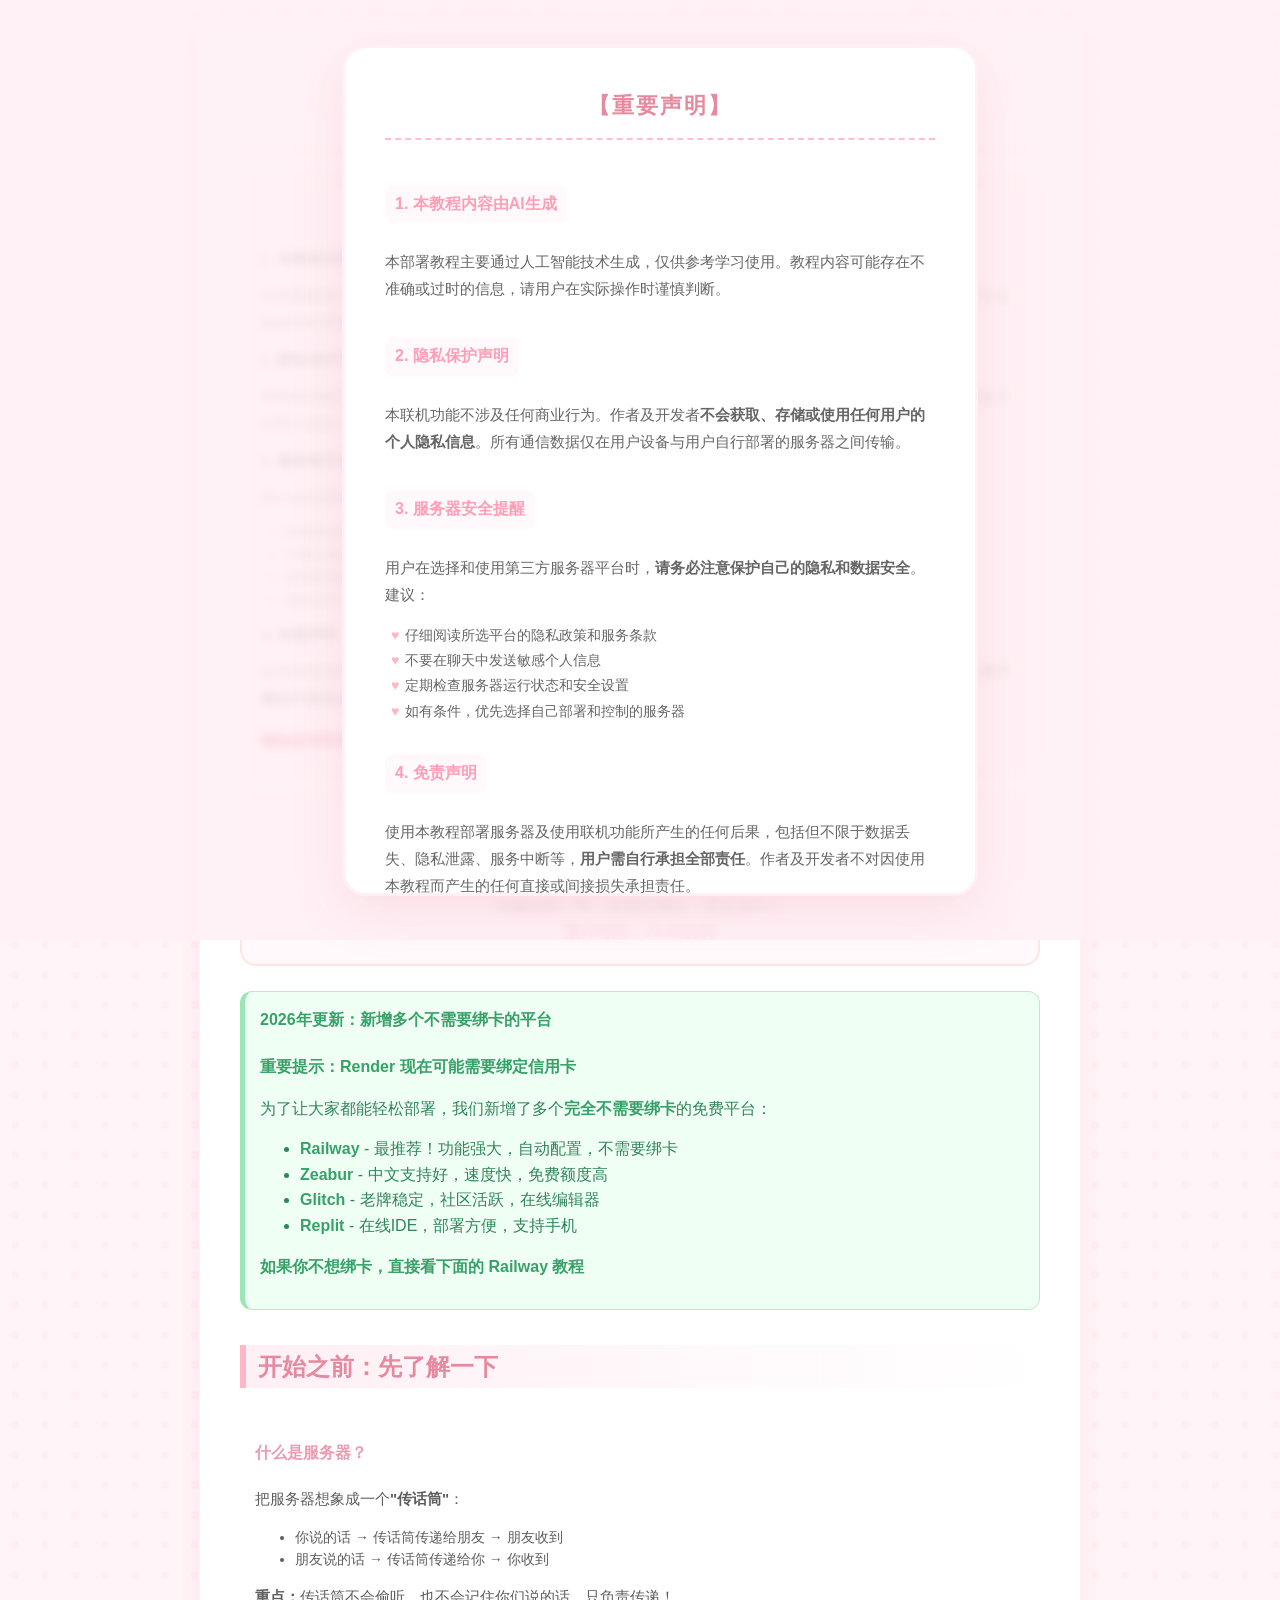
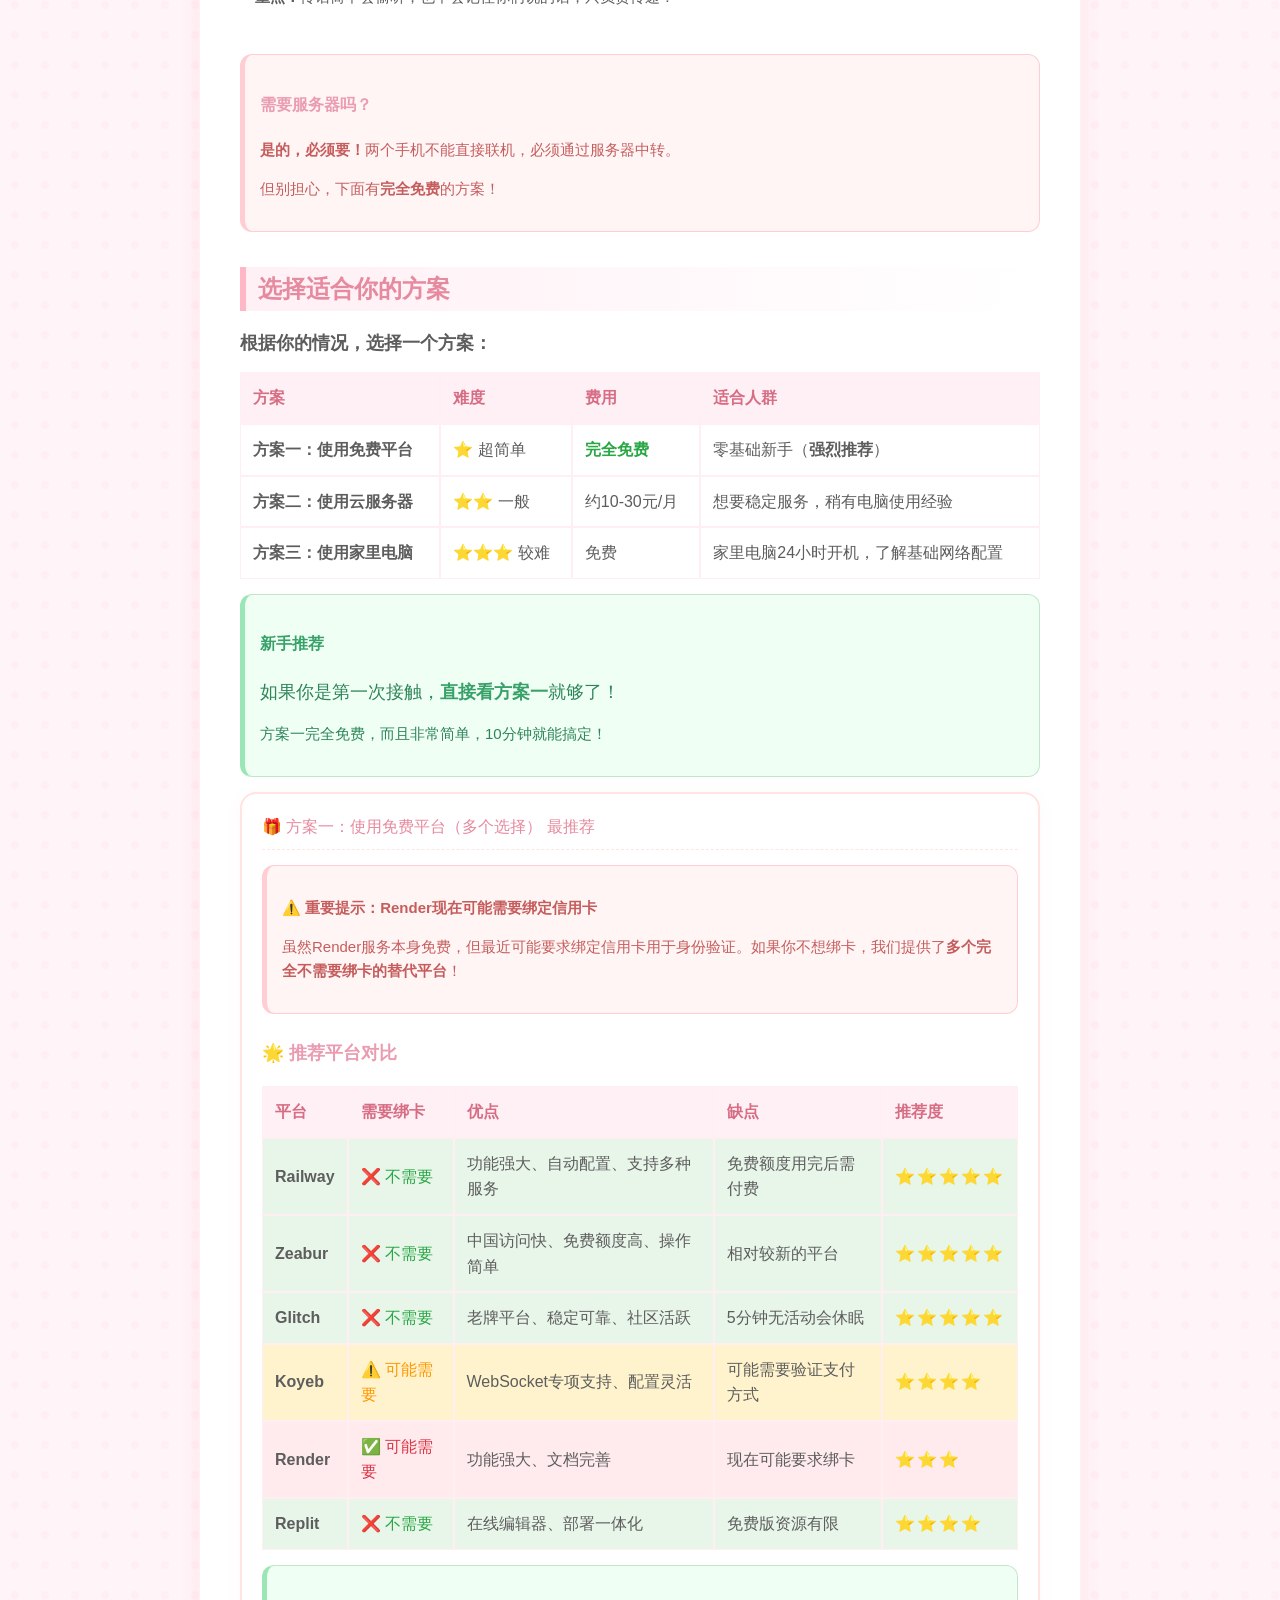
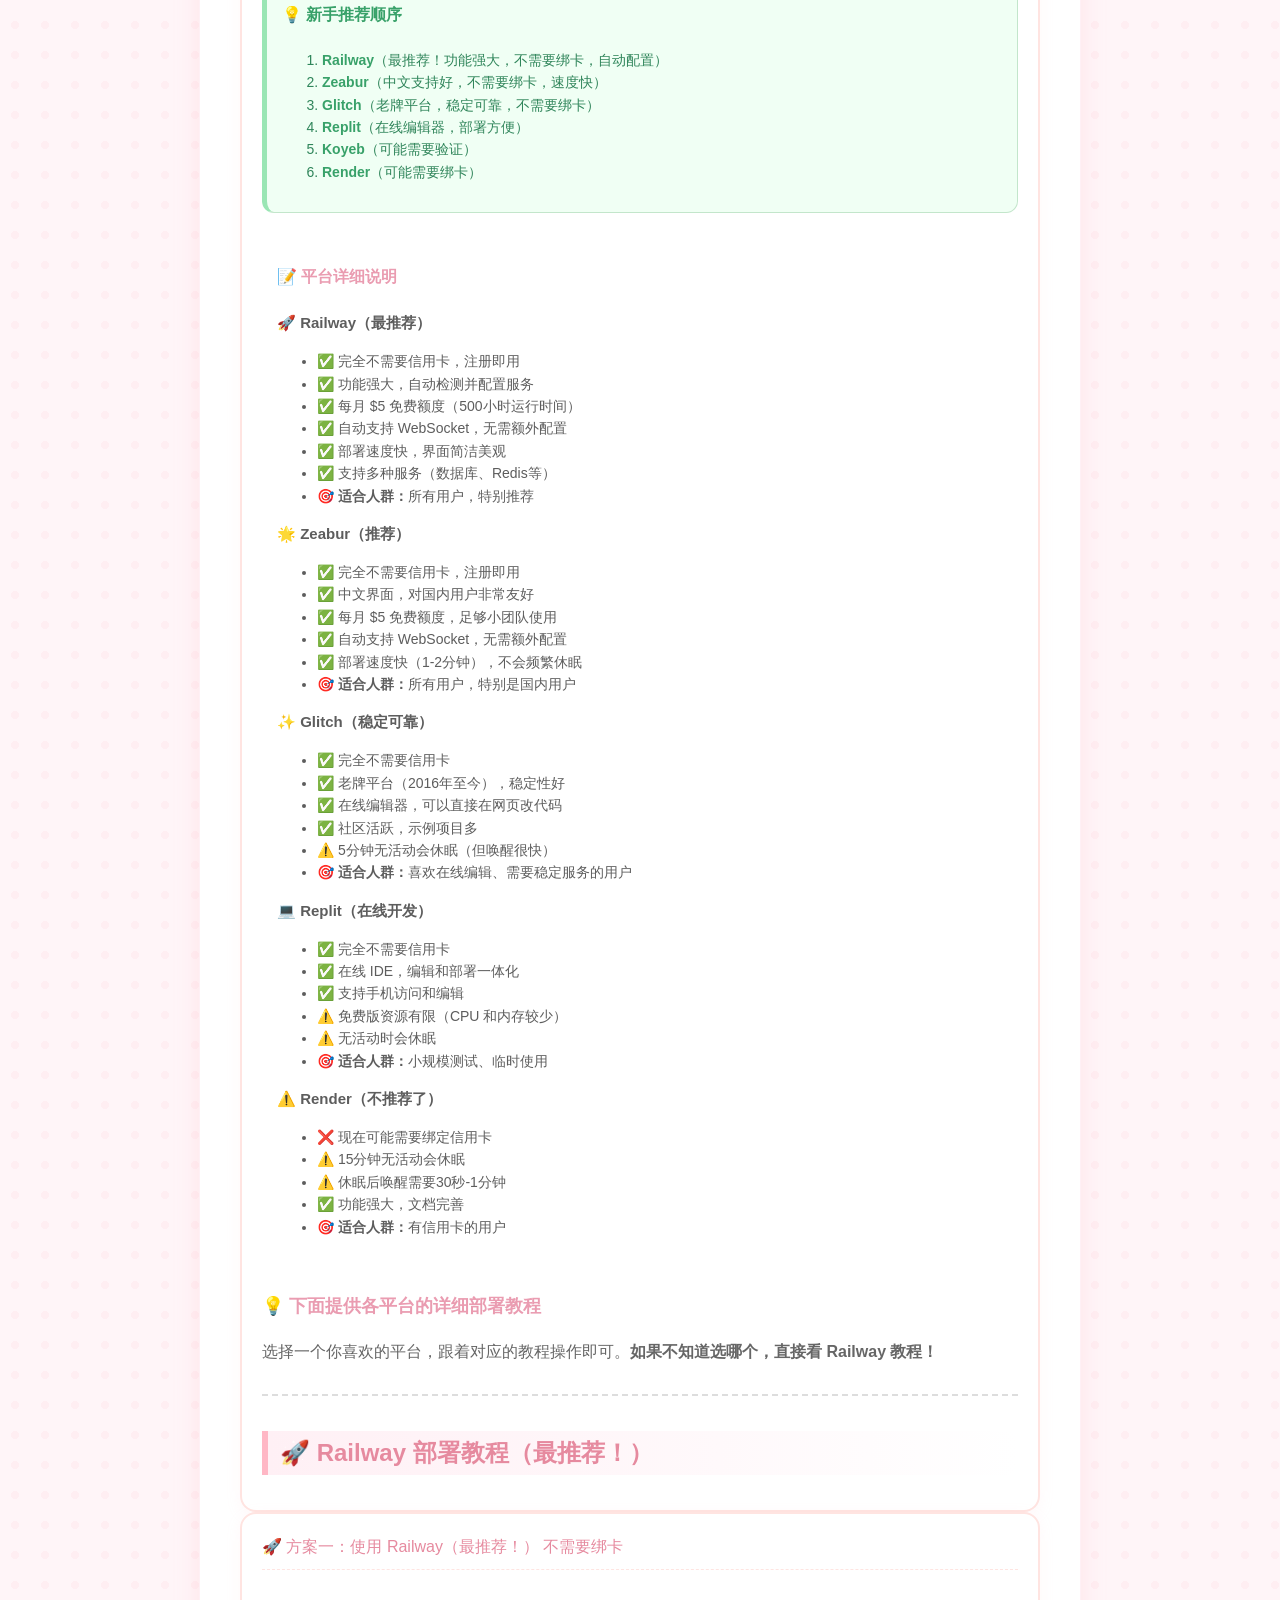
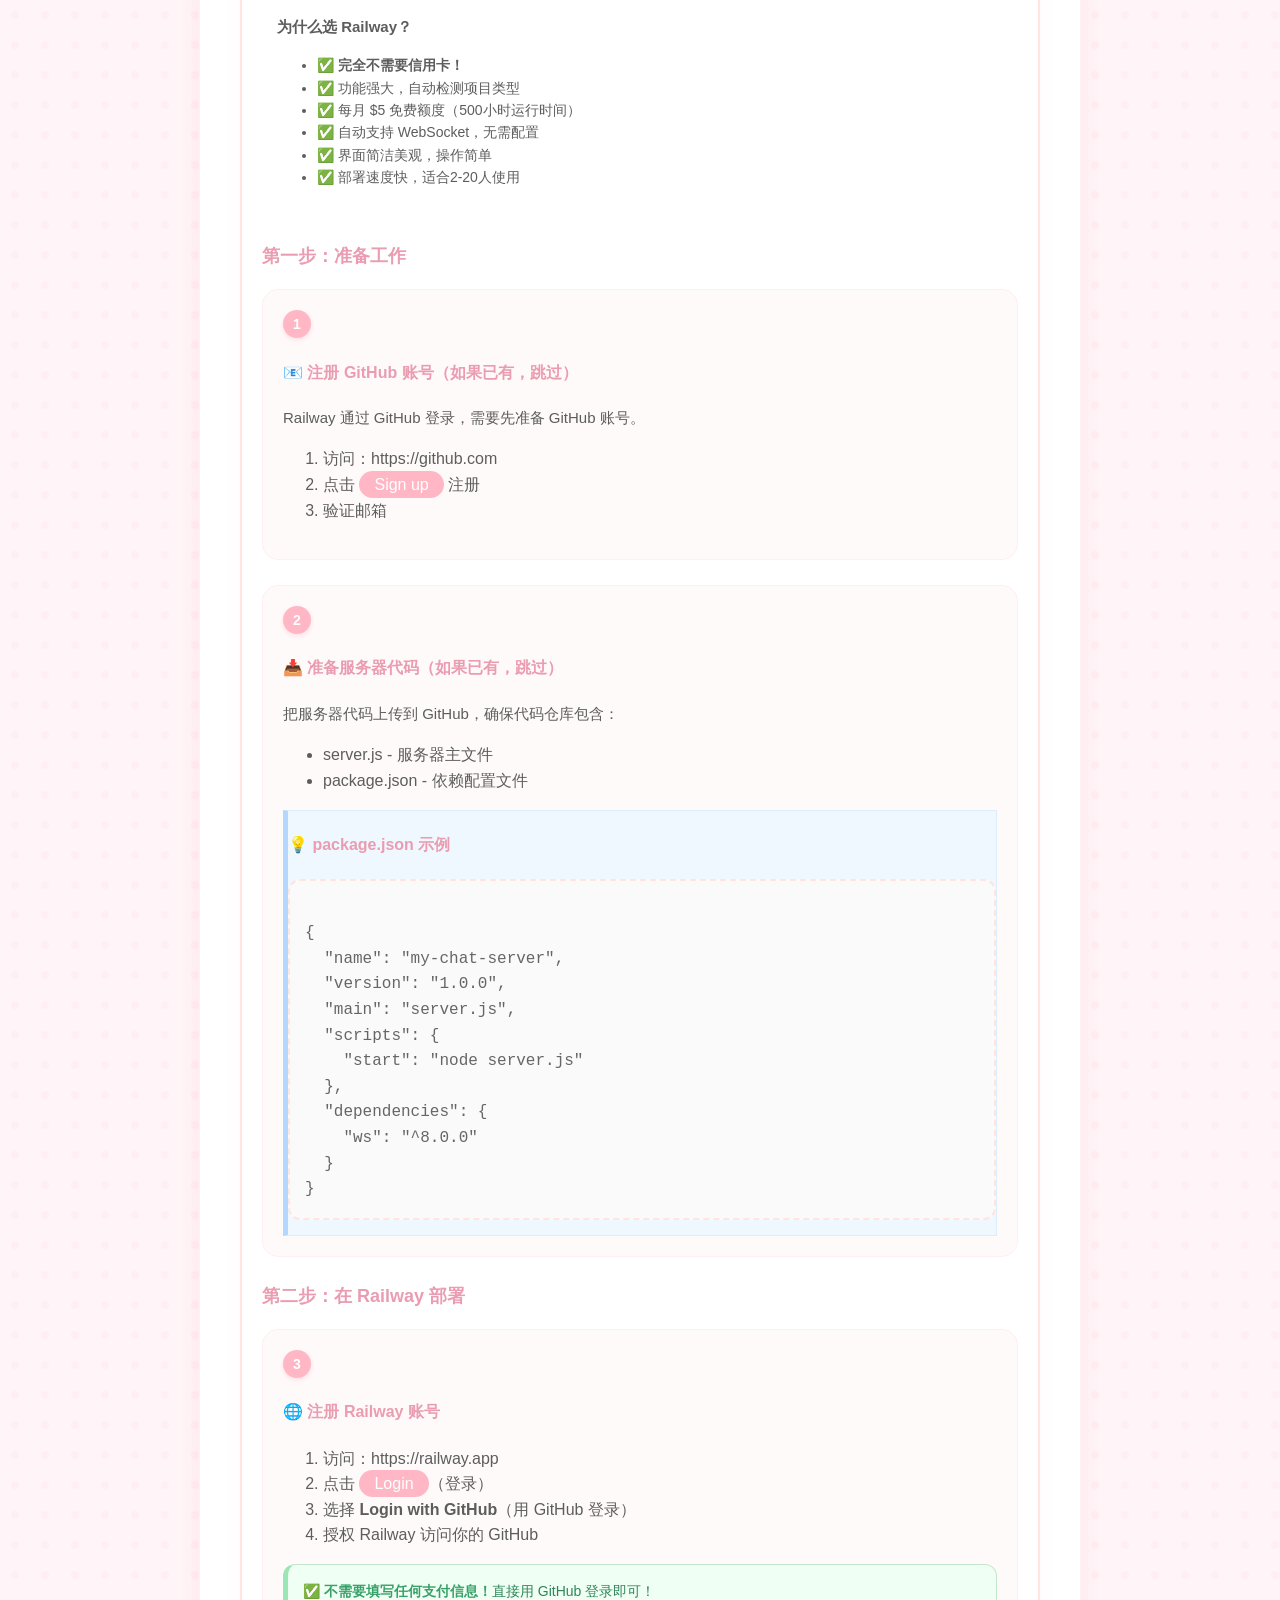
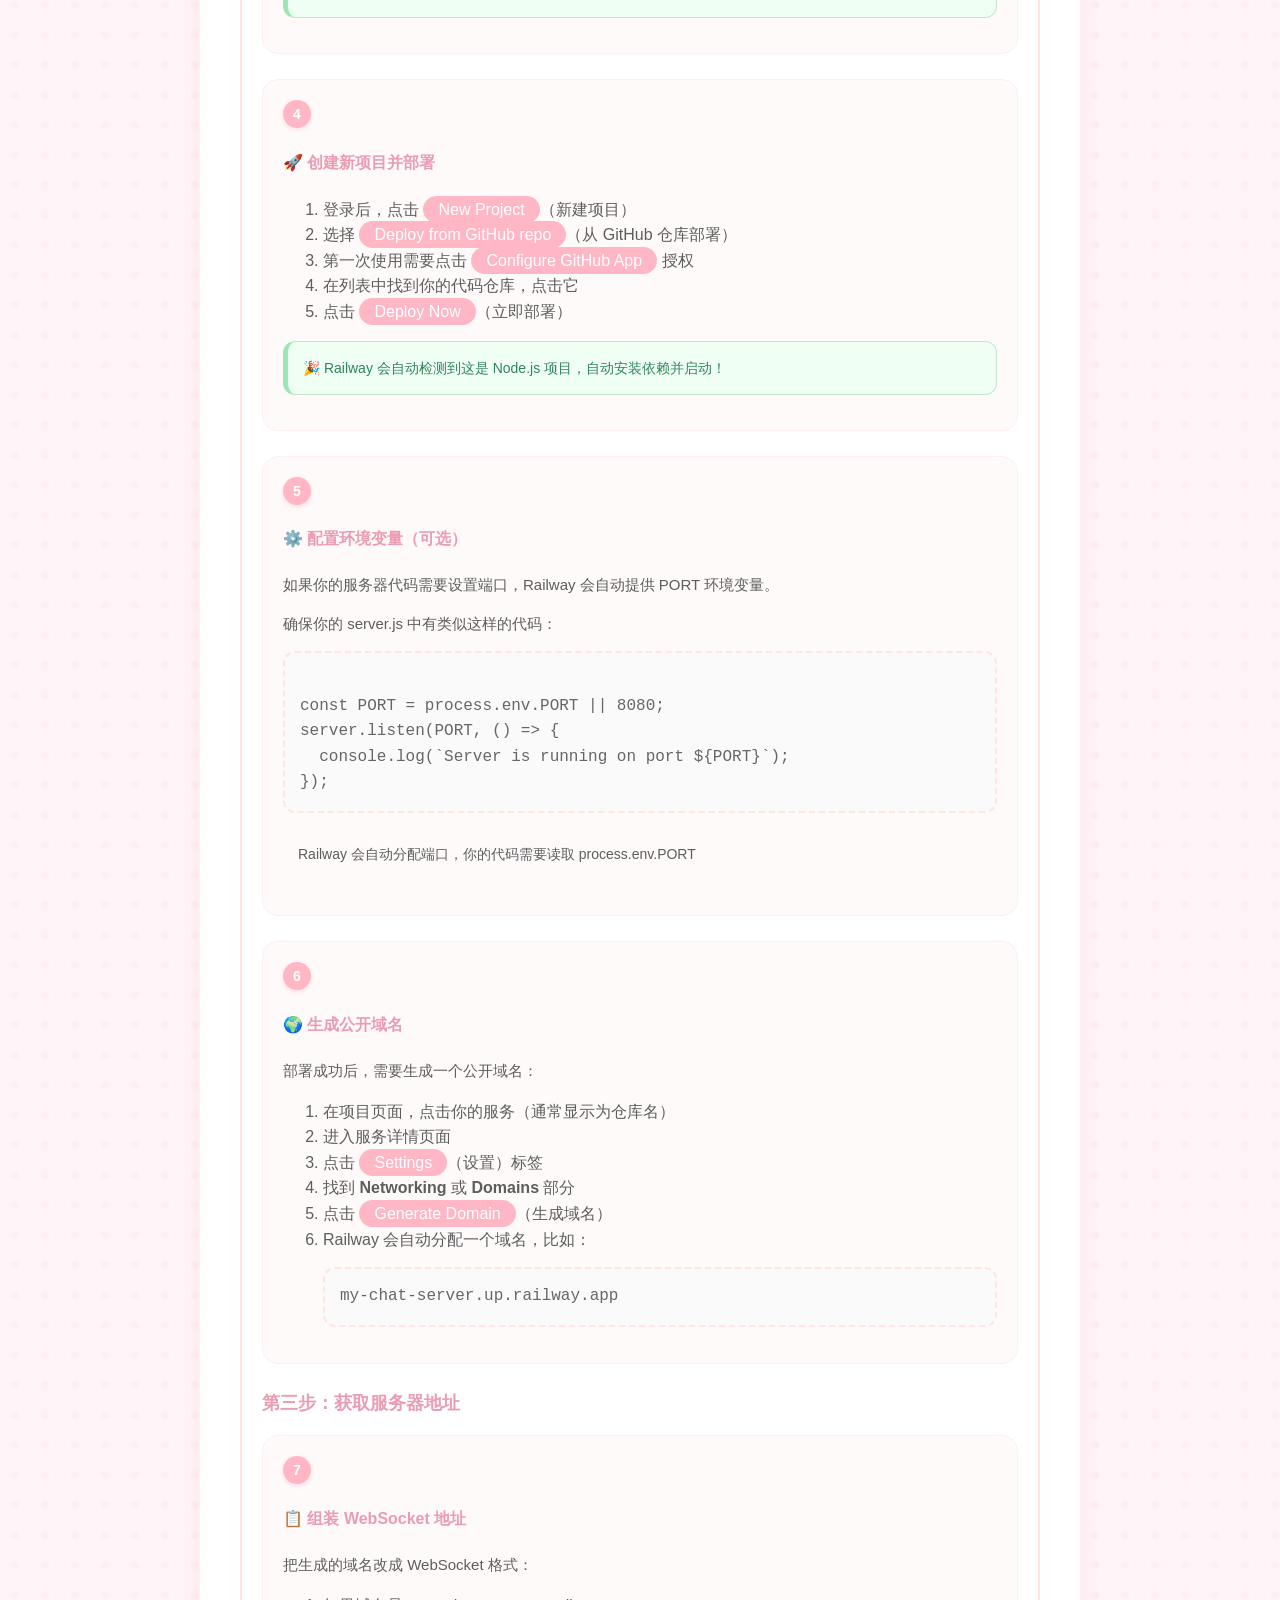
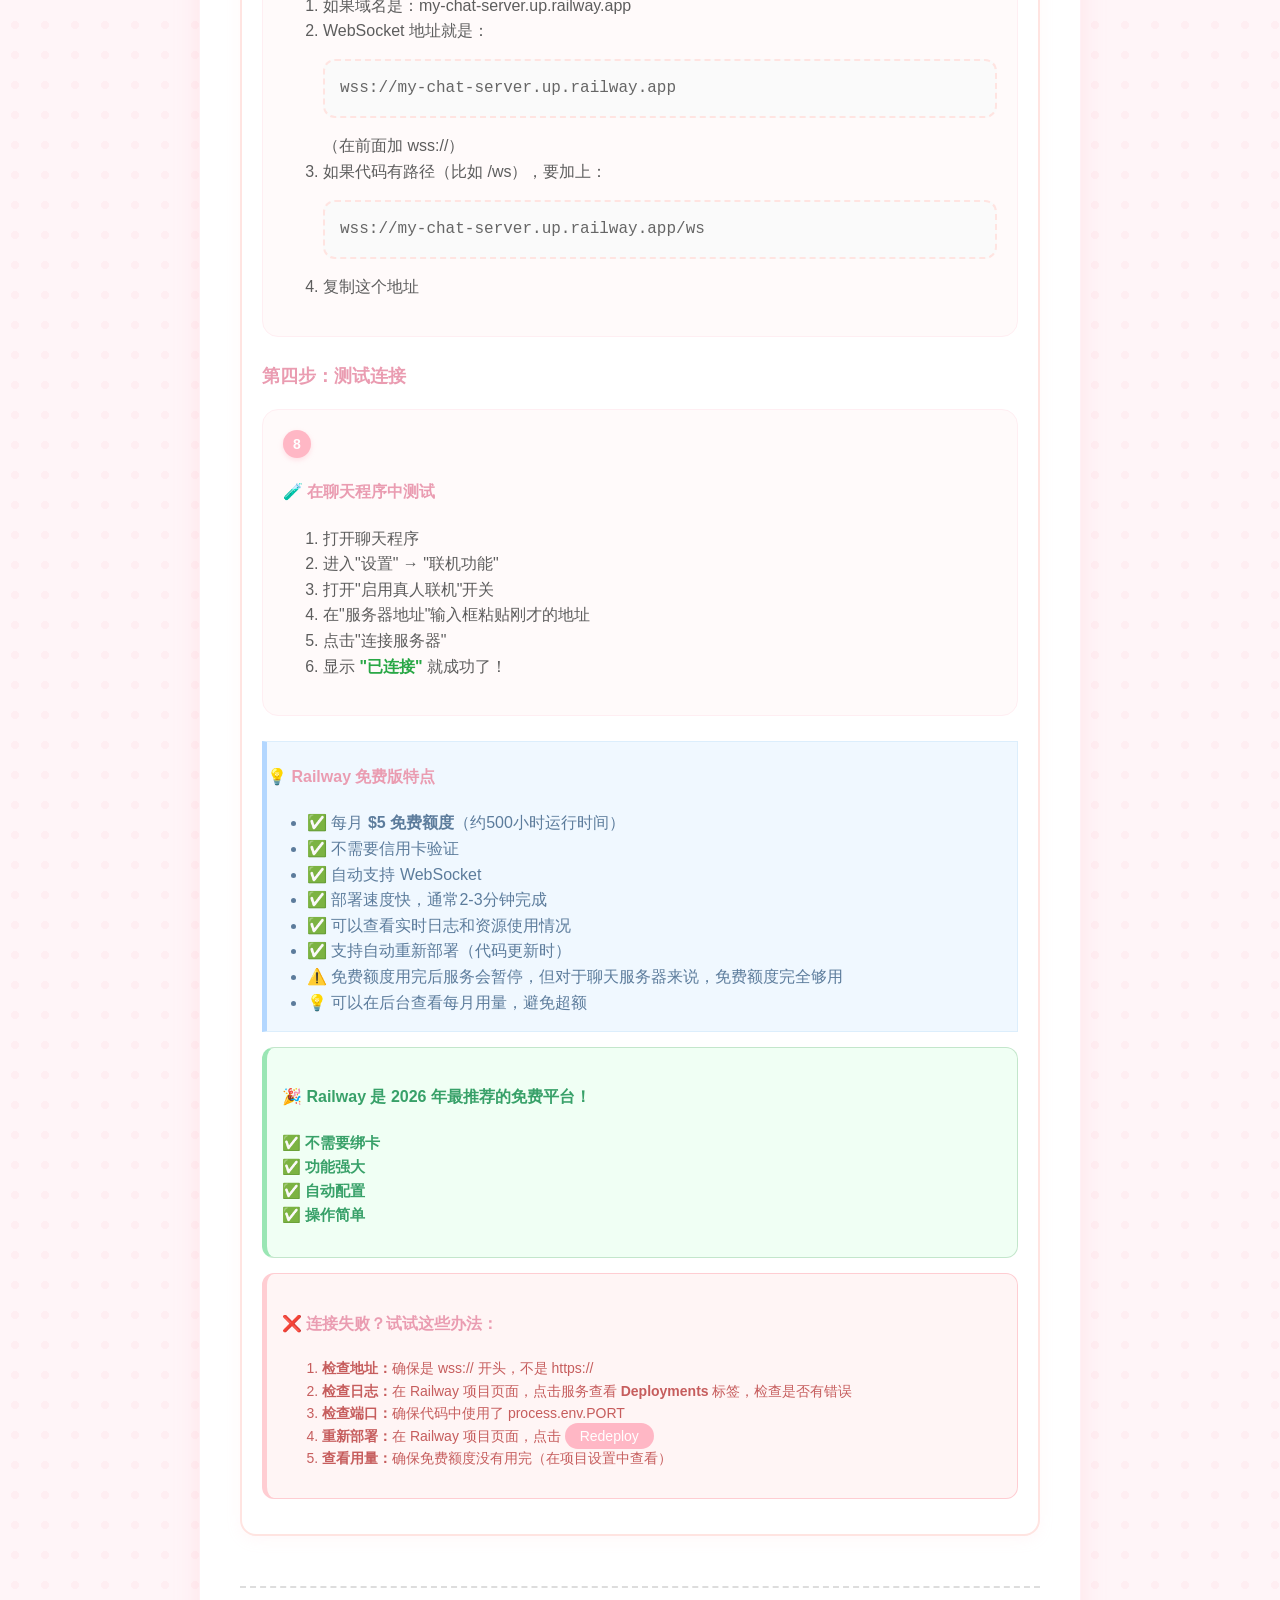
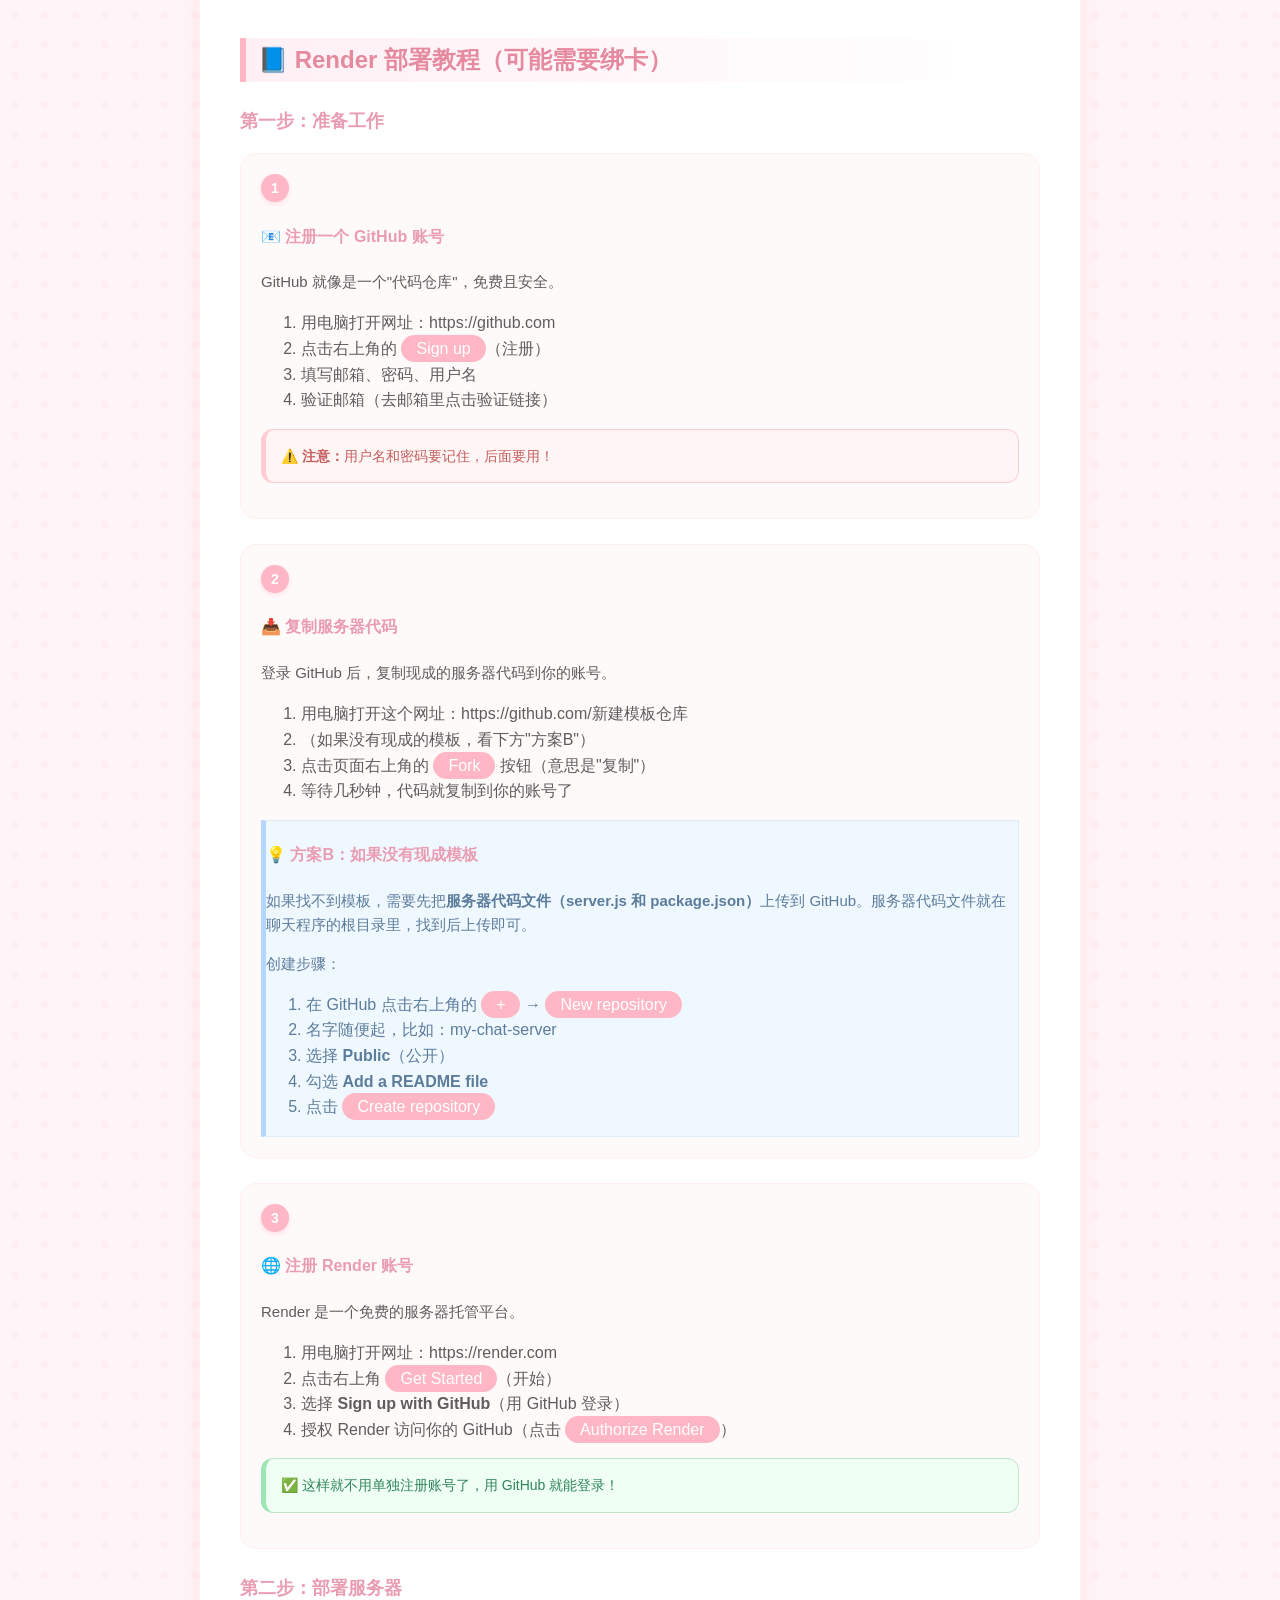
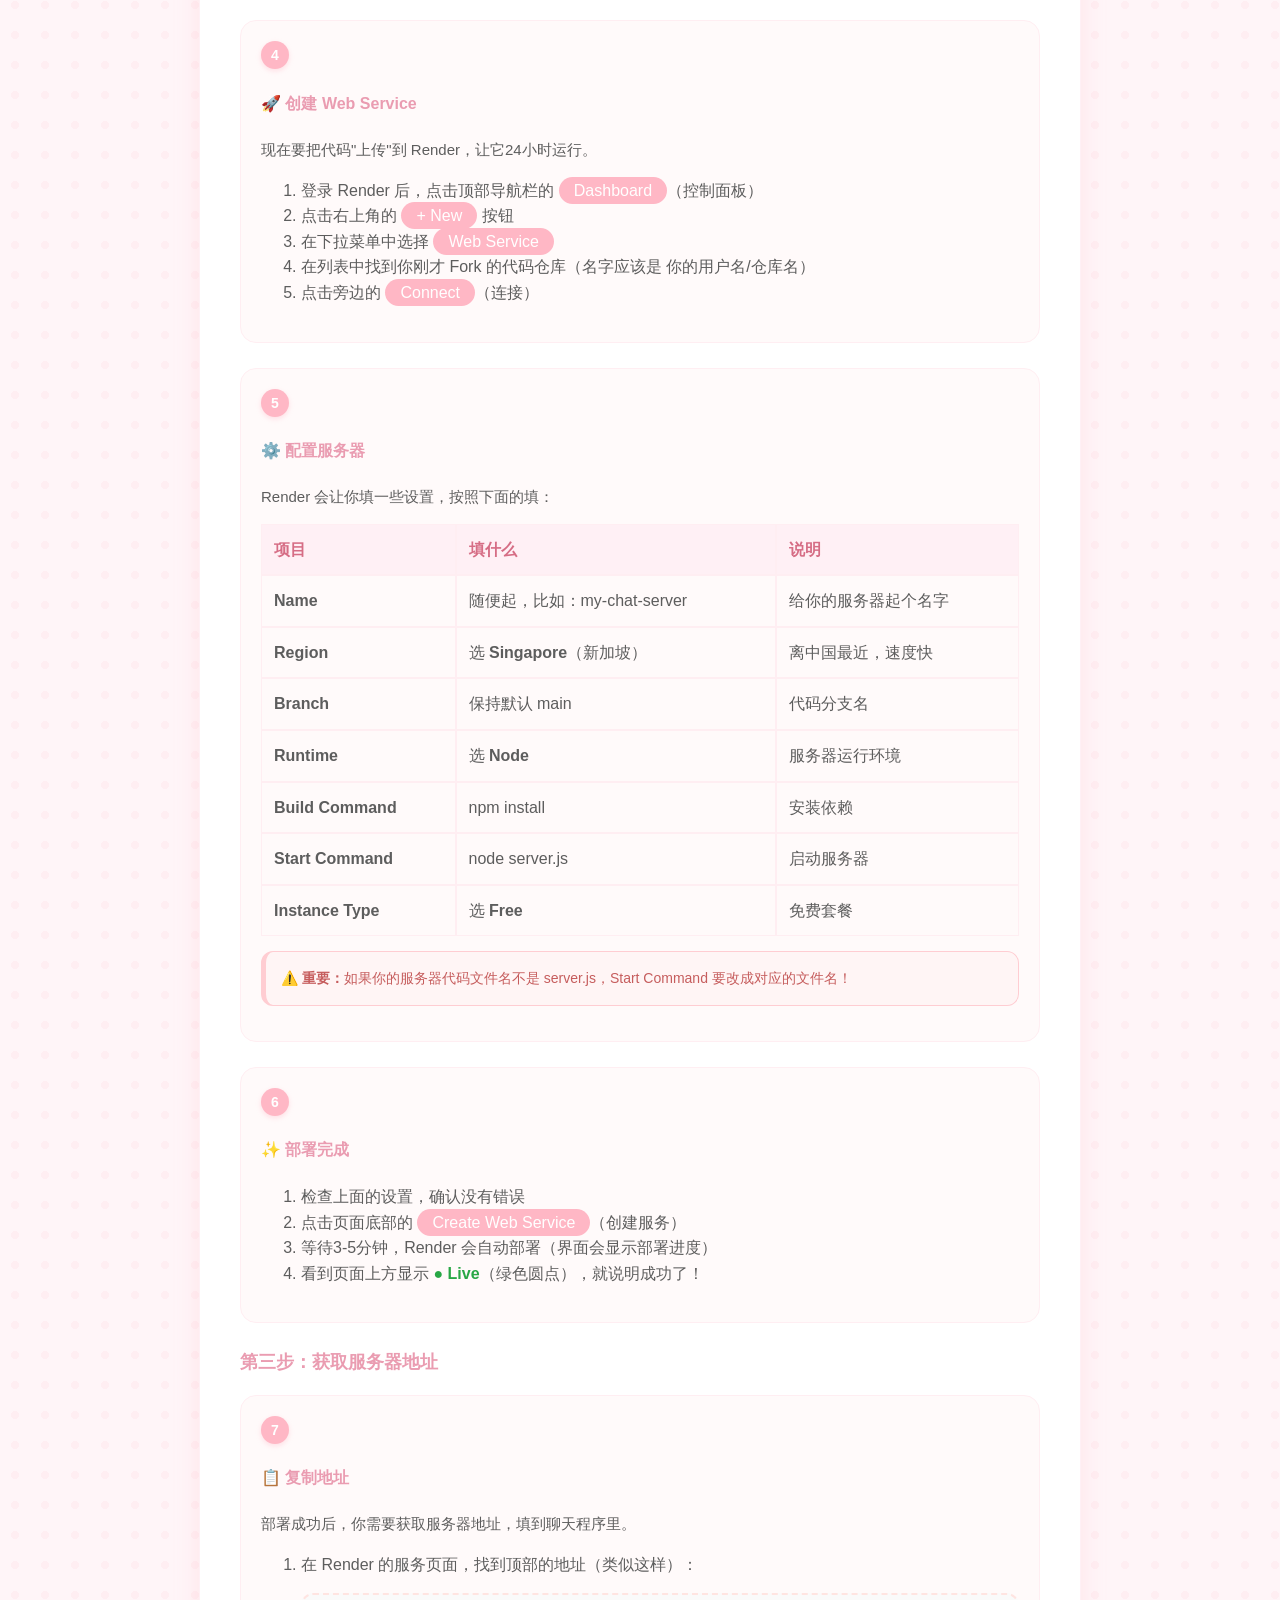
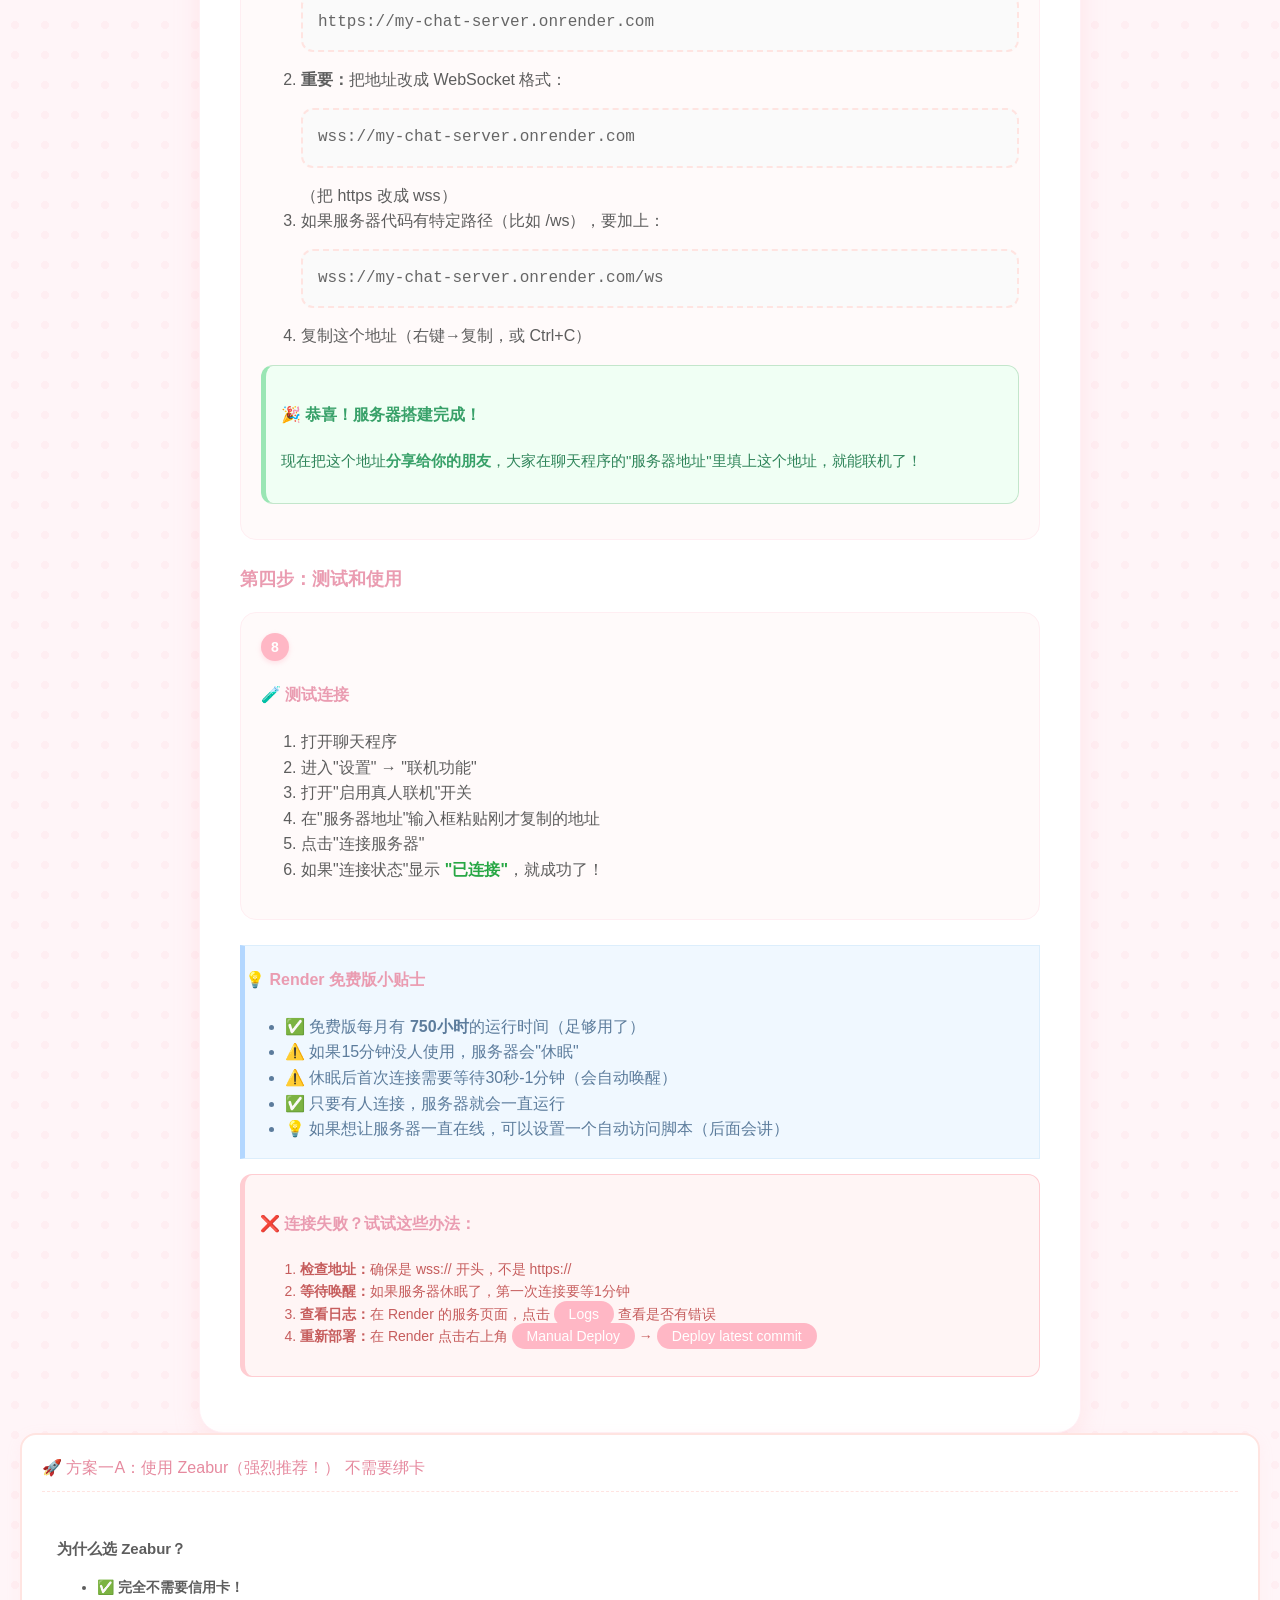
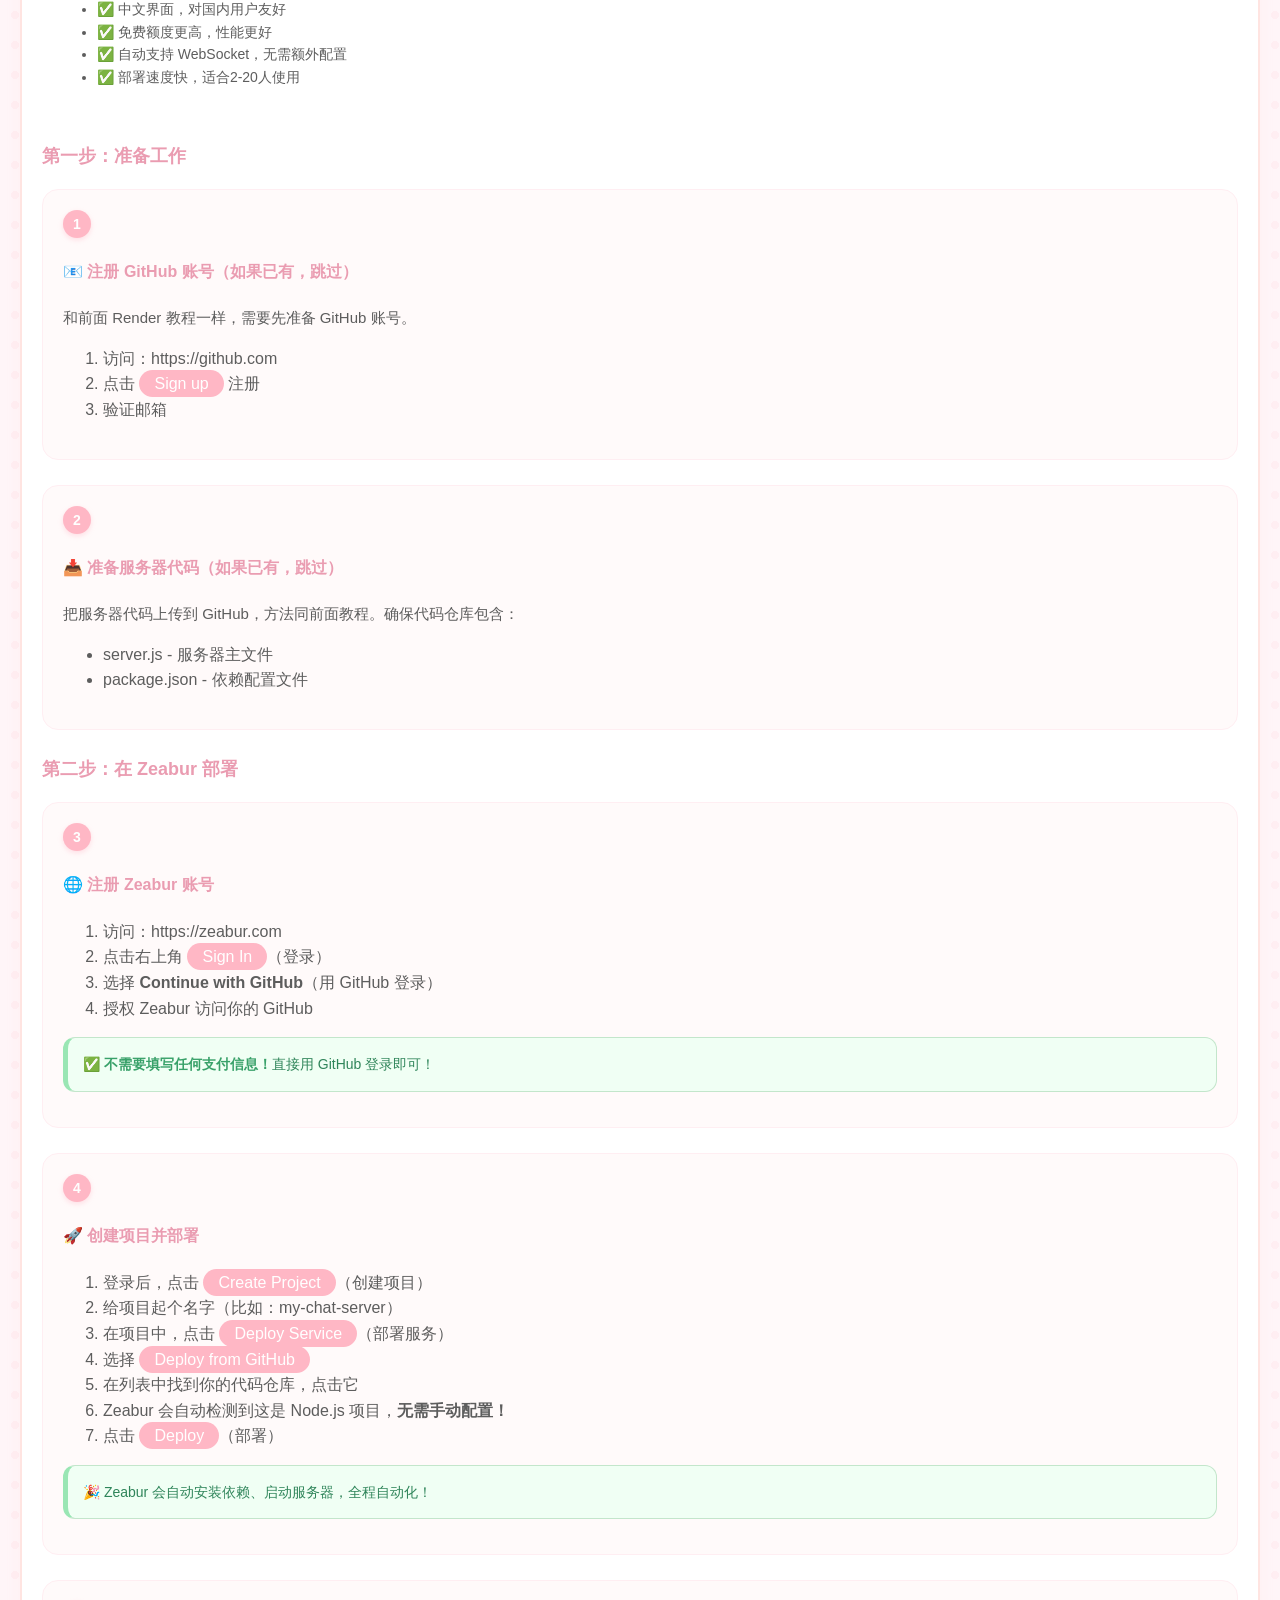
<file: online-help-deploy.html>
<!DOCTYPE html>
<html lang="zh-CN">
<head>
    <meta charset="UTF-8">
    <meta name="viewport" content="width=device-width, initial-scale=1.0">
    <title>联机服务器部署教程</title>
    <style>
        /* 
           简约可爱粉色系主题 - 2026美化版 
           配色：淡粉 (#fff0f5), 柔粉 (#ffe4e1), 蜜桃粉 (#ffb7c5), 纯白 (#ffffff)
        */
        
        body {
            font-family: 'Segoe UI', 'Microsoft YaHei', sans-serif;
            line-height: 1.6;
            color: #5d5d5d !important; /* 柔和的深灰 */
            margin: 0;
            padding: 10px;
            background-color: #fff5f8 !important; /* 极淡的粉色背景 */
            background-image: radial-gradient(#ffeef2 20%, transparent 20%); /* 可爱波点背景 */
            background-size: 20px 20px;
        }

        @media (min-width: 768px) {
            body {
                padding: 20px;
            }
        }

        .container {
            max-width: 800px;
            margin: 0 auto;
            background: #ffffff;
            padding: 20px;
            border-radius: 20px !important; /* 大圆角 */
            box-shadow: 0 8px 25px rgba(255, 182, 193, 0.25) !important; /* 柔和的粉色投影 */
            border: 1px solid #fff0f5;
        }

        @media (min-width: 768px) {
            .container {
                padding: 40px;
                border-radius: 24px !important;
            }
        }

        h1 {
            color: #e68a9f !important; /* 稍深的粉色标题 */
            text-align: center;
            border-bottom: 3px dashed #ffc0cb !important; /* 虚线边框更可爱 */
            padding-bottom: 15px !important;
            margin-bottom: 25px !important;
            font-size: 24px;
            letter-spacing: 1px;
        }

        h2 {
            color: #e68a9f !important;
            margin-top: 35px !important;
            margin-bottom: 15px !important;
            border-left: 6px solid #ffb7c5 !important; /* 柔粉色竖条 */
            padding-left: 12px !important;
            font-size: 20px;
            background: linear-gradient(to right, #fff0f5, transparent);
            border-radius: 0 10px 10px 0;
            line-height: 1.8;
        }

        h3 {
            color: #ea9cb1 !important;
            margin-top: 25px !important;
            font-size: 18px;
            background: none !important;
        }
        
        h4 {
            color: #ea9cb1 !important;
            font-size: 16px;
        }

        p {
            margin-bottom: 15px;
            font-size: 15px;
        }
        
        a {
            color: #e68a9f !important;
            text-decoration: none;
            border-bottom: 1px dashed #e68a9f;
            transition: all 0.3s;
        }
        
        a:hover {
            color: #d66d85 !important;
            background-color: #fff0f5;
            border-radius: 4px;
        }

        .intro-box {
            background-color: #fff9fb !important;
            background: #fff9fb !important; /* 覆盖渐变 */
            border: 2px solid #ffe4e1 !important;
            color: #7d7d7d !important;
            padding: 20px !important;
            border-radius: 16px !important;
            margin-bottom: 25px !important;
            text-align: center;
        }
        
        .intro-box strong {
            color: #e68a9f !important;
        }

        .step {
            margin-bottom: 25px !important;
            padding: 20px !important;
            background: #fffafa !important; /* 极淡的灰粉色 */
            border-radius: 16px !important;
            border: 1px solid #ffeef2 !important;
            transition: transform 0.2s;
        }
        
        .step:hover {
            transform: translateY(-2px);
            box-shadow: 0 5px 15px rgba(255, 182, 193, 0.15);
        }

        .step-number {
            display: inline-block;
            background: #ffb7c5 !important;
            color: white !important;
            width: 28px;
            height: 28px;
            line-height: 28px;
            text-align: center;
            border-radius: 50% !important;
            margin-right: 10px;
            font-weight: bold;
            font-size: 14px;
            box-shadow: 0 2px 5px rgba(255, 183, 197, 0.4);
        }

        code {
            background: #fff0f5 !important;
            padding: 4px 8px;
            border-radius: 6px;
            font-family: Consolas, monospace;
            color: #d66d85 !important;
            font-size: 0.9em;
        }

        .code-block, .example {
            background: #fafafa !important;
            padding: 15px !important;
            border-radius: 12px !important;
            border: 2px dashed #ffe4e1 !important; /* 虚线边框 */
            overflow-x: auto;
            font-family: Consolas, monospace;
            margin: 15px 0 !important;
            color: #666 !important;
            white-space: pre-wrap;
        }
        
        .example-title {
            color: #e68a9f !important;
            font-weight: bold;
            margin-bottom: 8px;
        }
        
        /* 警告/提示框美化 */
        .warning, .tips, .note, .success, .danger {
            padding: 15px !important;
            border-radius: 12px !important;
            margin: 15px 0 !important;
            font-size: 14px;
        }

        .warning {
            background: #fff5f5 !important;
            border: 1px solid #ffcdd2 !important;
            border-left: 5px solid #ffcdd2 !important;
            color: #c65d5d !important;
        }
        
        .danger {
            background: #fff9fa !important;
            border: 2px dashed #ffb7c5 !important;
            border-left: none !important; /* 去掉硬朗的左边框 */
            color: #7d7d7d !important;
            padding: 20px !important;
            border-radius: 16px !important;
        }
        
        .danger h3, .danger h4 {
            color: #e68a9f !important;
            text-align: center;
        }

        .tips, .tips-box {
            background: #f0f8ff !important;
            border: 1px solid #dceefc !important;
            border-left: 5px solid #b3d7ff !important;
            color: #5c7c9c !important;
        }
        
        .tips-railway {
            background: #fdf5ff !important;
            border: 1px solid #ead1ff !important;
            border-left: 5px solid #dcb5ff !important;
            color: #8a6ba1 !important;
        }
        
        .success {
            background: #f0fff4 !important;
            border: 1px solid #c3e6cb !important;
            border-left: 5px solid #9ae6b4 !important;
            color: #2f855a !important;
        }
        
        .success h4, .success strong {
            color: #38a169 !important;
        }

        /* 表格美化 */
        .comparison-table-wrapper {
            overflow-x: auto;
            border-radius: 12px;
            border: 1px solid #ffeef2;
        }

        .comparison-table {
            width: 100%;
            border-collapse: separate;
            border-spacing: 0;
            margin: 10px 0;
            min-width: 600px;
        }

        .comparison-table th, .comparison-table td {
            padding: 12px !important;
            text-align: left;
            border: 1px solid #ffeef2 !important;
            border-bottom: 1px solid #ffeef2 !important;
        }

        .comparison-table th {
            background-color: #fff0f5 !important;
            color: #d66d85 !important;
            font-weight: 600;
        }
        
        /* 推荐星级颜色 */
        .comparison-table td:nth-child(5) {
            color: #ffb7c5 !important; 
            letter-spacing: 2px;
        }
        
        .method-card {
            background: white !important;
            border: 2px solid #ffe4e1 !important;
            border-radius: 16px !important;
            padding: 20px !important;
            box-shadow: 0 4px 15px rgba(255, 182, 193, 0.1) !important;
        }
        
        .method-title {
            color: #e68a9f !important;
            border-bottom: 1px dashed #ffe4e1;
            padding-bottom: 10px;
        }
        
        .button-example {
            background: #ffb7c5 !important;
            color: white !important;
            border-radius: 20px !important; /* 胶囊按钮 */
            padding: 5px 15px !important;
        }

        /* QA 问答框美化 */
        .qa {
            margin: 15px 0 !important;
            padding: 15px !important;
            background: #fffafa !important;
            border-radius: 12px !important;
            border: 1px solid #fff0f5 !important;
            word-wrap: break-word;
        }
        
        .qa strong {
            color: #e68a9f !important;
        }

        @media (min-width: 768px) {
            .qa {
                margin: 20px 0 !important;
                padding: 20px !important;
            }
            
            h1 { font-size: 32px !important; }
            h2 { font-size: 24px !important; }
            body { background-size: 30px 30px !important; }
        }

        /* ====================
           免责声明弹窗美化 (可爱简约风)
           ==================== */
        .disclaimer-modal {
            position: fixed;
            top: 0;
            left: 0;
            width: 100%;
            height: 100%;
            background: rgba(255, 240, 245, 0.85) !important; /* 半透明粉白背景 */
            backdrop-filter: blur(5px);
            display: flex;
            align-items: center;
            justify-content: center;
            z-index: 10000;
            padding: 20px;
        }
        
        .disclaimer-modal.hidden {
            display: none !important;
        }
        
        .disclaimer-content {
            background: white !important;
            max-width: 550px;
            width: 100%;
            max-height: 85vh;
            overflow-y: auto;
            border-radius: 24px !important; /* 超大圆角 */
            padding: 25px !important;
            box-shadow: 0 15px 50px rgba(230, 138, 159, 0.2) !important;
            border: 3px solid #fff0f5 !important;
        }
        
        @media (min-width: 768px) {
            .disclaimer-content {
                padding: 40px !important;
            }
        }
        
        .disclaimer-title {
            color: #e68a9f !important;
            font-size: 22px;
            font-weight: bold;
            text-align: center;
            margin-bottom: 25px !important;
            border-bottom: 2px dashed #ffc0cb !important;
            padding-bottom: 15px !important;
            letter-spacing: 2px;
        }
        
        .disclaimer-text {
            line-height: 1.8;
            color: #666 !important;
            margin-bottom: 25px !important;
            font-size: 14px;
        }
        
        .disclaimer-text h4 {
            color: #ff9eb5 !important;
            margin: 20px 0 10px 0 !important;
            font-size: 16px;
            background: #fff9fb;
            display: inline-block;
            padding: 5px 10px;
            border-radius: 8px;
        }
        
        .disclaimer-text ul {
            margin: 10px 0 !important;
            padding-left: 20px !important;
            list-style-type: none !important;
        }
        
        .disclaimer-text ul li::before {
            content: "♥"; /* 用爱心代替圆点 */
            color: #ffb7c5;
            display: inline-block;
            width: 1em;
            margin-left: -1em;
        }
        
        /* 输入区域美化 */
        .disclaimer-input-section {
            margin-top: 30px !important;
            padding: 20px !important;
            background: #fff5f8 !important;
            border-radius: 16px !important;
            border: 2px dashed #ffb7c5 !important;
            text-align: center;
        }
        
        .disclaimer-input-label {
            display: block;
            margin-bottom: 15px !important;
            font-weight: bold;
            color: #8c5b65 !important;
            font-size: 14px;
        }
        
        .disclaimer-required-text {
            display: inline-block !important;
            margin: 5px 0 15px 0 !important;
            padding: 10px 20px !important;
            background: #ffffff !important;
            border: 2px solid #ffdae0 !important;
            border-radius: 30px !important;
            color: #e68a9f !important;
            font-size: 16px;
            font-weight: bold;
            letter-spacing: 1px;
            box-shadow: 0 2px 10px rgba(255, 182, 193, 0.2) !important;
            text-align: center;
        }
        
        .disclaimer-input {
            width: 100%;
            padding: 12px !important;
            border: 2px solid #ffe4e1 !important;
            border-radius: 12px !important;
            font-size: 14px;
            box-sizing: border-box;
            text-align: center;
            transition: all 0.3s;
            color: #666;
            background: white !important;
        }
        
        .disclaimer-input:focus {
            outline: none;
            border-color: #ffb7c5 !important;
            box-shadow: 0 0 0 3px rgba(255, 183, 197, 0.2);
        }
        
        .disclaimer-button {
            width: 100%;
            padding: 14px !important;
            background: linear-gradient(to right, #ffb7c5, #ff9eb5) !important;
            color: white !important;
            border: none;
            border-radius: 50px !important;
            font-size: 16px;
            font-weight: bold;
            cursor: pointer;
            margin-top: 20px !important;
            transition: transform 0.2s, box-shadow 0.2s;
            box-shadow: 0 4px 15px rgba(255, 158, 181, 0.3) !important;
        }
        
        .disclaimer-button:hover {
            transform: translateY(-2px);
            box-shadow: 0 6px 20px rgba(255, 158, 181, 0.4) !important;
        }
        
        .disclaimer-error {
            color: #e68a9f !important;
            font-size: 13px;
            margin-top: 10px !important;
            display: none;
            background: #fff;
            padding: 5px 10px;
            border-radius: 20px;
        }
        
        /* 滚动条美化 */
        ::-webkit-scrollbar {
            width: 8px;
            height: 8px;
        }
        ::-webkit-scrollbar-track {
            background: #fff5f8; 
            border-radius: 4px;
        }
        ::-webkit-scrollbar-thumb {
            background: #ffcdd2; 
            border-radius: 4px;
        }
        ::-webkit-scrollbar-thumb:hover {
            background: #e68a9f; 
        }

        /* 移动端深度适配 */
        @media (max-width: 480px) {
            body { padding: 6px; background-size: 15px 15px !important; }
            .container { padding: 12px; border-radius: 14px !important; }
            h1 { font-size: 18px !important; padding-bottom: 10px !important; margin-bottom: 16px !important; }
            h2 { font-size: 16px !important; margin-top: 22px !important; padding-left: 10px !important; border-left-width: 4px !important; line-height: 1.6; }
            h3 { font-size: 14px !important; margin-top: 16px !important; }
            h4 { font-size: 13px !important; }
            p { font-size: 13px; margin-bottom: 10px; }
            .intro-box { padding: 12px !important; border-radius: 12px !important; }
            .step { padding: 12px !important; margin-bottom: 14px !important; border-radius: 12px !important; }
            .step-number { width: 24px; height: 24px; line-height: 24px; font-size: 12px; }
            code { font-size: 12px; padding: 2px 5px; }
            .code-block, .example { padding: 10px !important; font-size: 12px; border-radius: 10px !important; white-space: pre-wrap; word-break: break-all; }
            .warning, .tips, .note, .success, .danger, .tips-railway { padding: 10px !important; border-radius: 10px !important; font-size: 12px; }
            .comparison-table th, .comparison-table td { padding: 8px 6px !important; font-size: 11px; }
            .comparison-table { min-width: 500px; }
            .method-card { padding: 12px !important; border-radius: 12px !important; }
            .qa { padding: 10px !important; margin: 10px 0 !important; }
            .disclaimer-content { padding: 16px !important; border-radius: 16px !important; }
            .disclaimer-title { font-size: 18px; margin-bottom: 16px !important; }
            .disclaimer-text { font-size: 12px; }
            .disclaimer-input-section { padding: 14px !important; }
            img { max-width: 100%; height: auto; }
        }
        @media (min-width: 481px) and (max-width: 768px) {
            .container { padding: 24px; }
            h1 { font-size: 22px !important; }
            h2 { font-size: 18px !important; }
            .code-block, .example { font-size: 13px; }
            .comparison-table { min-width: 550px; }
        }
    </style>
</head>
<body>
    <!-- 免责声明弹窗 -->
    <div class="disclaimer-modal" id="disclaimerModal">
        <div class="disclaimer-content">
            <div class="disclaimer-title">【重要声明】</div>
            <div class="disclaimer-text">
                <h4>1. 本教程内容由AI生成</h4>
                <p>本部署教程主要通过人工智能技术生成，仅供参考学习使用。教程内容可能存在不准确或过时的信息，请用户在实际操作时谨慎判断。</p>
                
                <h4>2. 隐私保护声明</h4>
                <p>本联机功能不涉及任何商业行为。作者及开发者<strong>不会获取、存储或使用任何用户的个人隐私信息</strong>。所有通信数据仅在用户设备与用户自行部署的服务器之间传输。</p>
                
                <h4>3. 服务器安全提醒</h4>
                <p>用户在选择和使用第三方服务器平台时，<strong>请务必注意保护自己的隐私和数据安全</strong>。建议：</p>
                <ul>
                    <li>仔细阅读所选平台的隐私政策和服务条款</li>
                    <li>不要在聊天中发送敏感个人信息</li>
                    <li>定期检查服务器运行状态和安全设置</li>
                    <li>如有条件，优先选择自己部署和控制的服务器</li>
                </ul>
                
                <h4>4. 免责声明</h4>
                <p>使用本教程部署服务器及使用联机功能所产生的任何后果，包括但不限于数据丢失、隐私泄露、服务中断等，<strong>用户需自行承担全部责任</strong>。作者及开发者不对因使用本教程而产生的任何直接或间接损失承担责任。</p>
            </div>
            
            <div class="disclaimer-input-section">
                <label class="disclaimer-input-label">请输入以下文字以确认您已阅读并同意上述声明：</label>
                <div class="disclaimer-required-text">我已经知晓上述所有条例</div>
                <input 
                    type="text" 
                    class="disclaimer-input" 
                    id="disclaimerInput" 
                    placeholder="请在此输入上方文字"
                    autocomplete="off"
                >
                <div class="disclaimer-error" id="disclaimerError">输入内容不正确，请完整输入：我已经知晓上述所有条例</div>
            </div>
            
            <button class="disclaimer-button" id="disclaimerButton">确定并继续</button>
        </div>
    </div>
    <div class="container">
        <h1>联机服务器部署教程（超详细版）</h1>
        
        <div class="danger" style="margin: 20px 0; padding: 20px; border-left: 5px solid #dc3545; background: #fff5f5;">
            <h4 style="color: #dc3545; margin-top: 0; font-weight: bold;">【重要声明】</h4>
            <p style="margin: 10px 0; line-height: 1.8;"><strong>1. 本教程内容由AI生成</strong></p>
            <p style="margin: 10px 0; line-height: 1.8;">本部署教程主要通过人工智能技术生成，仅供参考学习使用。教程内容可能存在不准确或过时的信息，请用户在实际操作时谨慎判断。</p>
            
            <p style="margin: 10px 0; line-height: 1.8;"><strong>2. 隐私保护声明</strong></p>
            <p style="margin: 10px 0; line-height: 1.8;">本联机功能不涉及任何商业行为。作者及开发者<strong>不会获取、存储或使用任何用户的个人隐私信息</strong>。所有通信数据仅在用户设备与用户自行部署的服务器之间传输。</p>
            
            <p style="margin: 10px 0; line-height: 1.8;"><strong>3. 服务器安全提醒</strong></p>
            <p style="margin: 10px 0; line-height: 1.8;">用户在选择和使用第三方服务器平台时，<strong>请务必注意保护自己的隐私和数据安全</strong>。建议：</p>
            <ul style="margin: 10px 0; padding-left: 25px;">
                <li>仔细阅读所选平台的隐私政策和服务条款</li>
                <li>不要在聊天中发送敏感个人信息</li>
                <li>定期检查服务器运行状态和安全设置</li>
                <li>如有条件，优先选择自己部署和控制的服务器</li>
            </ul>
            
            <p style="margin: 10px 0; line-height: 1.8;"><strong>4. 免责声明</strong></p>
            <p style="margin: 10px 0; line-height: 1.8;">使用本教程部署服务器及使用联机功能所产生的任何后果，包括但不限于数据丢失、隐私泄露、服务中断等，<strong>用户需自行承担全部责任</strong>。作者及开发者不对因使用本教程而产生的任何直接或间接损失承担责任。</p>
            
            <p style="margin: 15px 0 0 0; line-height: 1.8; font-weight: bold; color: #dc3545;">继续使用即表示您已阅读并同意以上声明。</p>
        </div>
        
        <div class="intro-box">
            <strong style="font-size: 18px; color: white;">写给零基础的朋友</strong><br><br>
            这份教程会一步一步教你如何搭建联机服务器<br>
            就像做菜一样，跟着步骤走，保证成功！<br>
            <strong style="color: white;">预计时间：10-20分钟</strong>
        </div>

        <div class="success" style="margin: 20px 0; padding: 20px; border-left: 5px solid #28a745;">
            <h4 style="color: #28a745; margin-top: 0;">2026年更新：新增多个不需要绑卡的平台</h4>
            <p style="font-size: 16px; margin-bottom: 10px;"><strong>重要提示：Render 现在可能需要绑定信用卡</strong></p>
            <p style="font-size: 16px;">为了让大家都能轻松部署，我们新增了多个<strong>完全不需要绑卡</strong>的免费平台：</p>
            <ul style="font-size: 16px; margin: 15px 0;">
                <li><strong>Railway</strong> - 最推荐！功能强大，自动配置，不需要绑卡</li>
                <li><strong>Zeabur</strong> - 中文支持好，速度快，免费额度高</li>
                <li><strong>Glitch</strong> - 老牌稳定，社区活跃，在线编辑器</li>
                <li><strong>Replit</strong> - 在线IDE，部署方便，支持手机</li>
            </ul>
            <p style="font-size: 16px; margin-top: 15px;"><strong>如果你不想绑卡，直接看下面的 Railway 教程</strong></p>
        </div>

        <h2>开始之前：先了解一下</h2>
        
        <div class="note">
            <h4>什么是服务器？</h4>
            <p>把服务器想象成一个<strong>"传话筒"</strong>：</p>
            <ul>
                <li>你说的话 → 传话筒传递给朋友 → 朋友收到</li>
                <li>朋友说的话 → 传话筒传递给你 → 你收到</li>
            </ul>
            <p><strong>重点：</strong>传话筒不会偷听，也不会记住你们说的话，只负责传递！</p>
        </div>

        <div class="warning">
            <h4>需要服务器吗？</h4>
            <p><strong>是的，必须要！</strong>两个手机不能直接联机，必须通过服务器中转。</p>
            <p>但别担心，下面有<strong>完全免费</strong>的方案！</p>
        </div>

        <h2>选择适合你的方案</h2>
        
        <p style="font-size: 18px;"><strong>根据你的情况，选择一个方案：</strong></p>

        <table class="comparison-table">
            <tr>
                <th>方案</th>
                <th>难度</th>
                <th>费用</th>
                <th>适合人群</th>
            </tr>
            <tr>
                <td><strong>方案一：使用免费平台</strong></td>
                <td><span class="difficulty difficulty-easy">⭐ 超简单</span></td>
                <td><strong style="color: #28a745;">完全免费</strong></td>
                <td>零基础新手（<strong>强烈推荐</strong>）</td>
            </tr>
            <tr>
                <td><strong>方案二：使用云服务器</strong></td>
                <td><span class="difficulty difficulty-medium">⭐⭐ 一般</span></td>
                <td>约10-30元/月</td>
                <td>想要稳定服务，稍有电脑使用经验</td>
            </tr>
            <tr>
                <td><strong>方案三：使用家里电脑</strong></td>
                <td><span class="difficulty difficulty-hard">⭐⭐⭐ 较难</span></td>
                <td>免费</td>
                <td>家里电脑24小时开机，了解基础网络配置</td>
            </tr>
        </table>

        <div class="success">
            <h4>新手推荐</h4>
            <p style="font-size: 18px;">如果你是第一次接触，<strong>直接看方案一</strong>就够了！</p>
            <p>方案一完全免费，而且非常简单，10分钟就能搞定！</p>
        </div>

        <!-- 方案一 -->
        <div class="method-card">
            <div class="method-title">
                <span class="icon">🎁</span>
                <span>方案一：使用免费平台（多个选择）</span>
                <span class="difficulty difficulty-easy">最推荐</span>
            </div>
            
            <div class="warning">
                <p><strong>⚠️ 重要提示：Render现在可能需要绑定信用卡</strong></p>
                <p>虽然Render服务本身免费，但最近可能要求绑定信用卡用于身份验证。如果你不想绑卡，我们提供了<strong>多个完全不需要绑卡的替代平台</strong>！</p>
            </div>

            <h3>🌟 推荐平台对比</h3>
            
            <table class="comparison-table">
                <tr>
                    <th>平台</th>
                    <th>需要绑卡</th>
                    <th>优点</th>
                    <th>缺点</th>
                    <th>推荐度</th>
                </tr>
                <tr style="background: #e8f5e9;">
                    <td><strong>Railway</strong></td>
                    <td><span style="color: #28a745;">❌ 不需要</span></td>
                    <td>功能强大、自动配置、支持多种服务</td>
                    <td>免费额度用完后需付费</td>
                    <td>⭐⭐⭐⭐⭐</td>
                </tr>
                <tr style="background: #e8f5e9;">
                    <td><strong>Zeabur</strong></td>
                    <td><span style="color: #28a745;">❌ 不需要</span></td>
                    <td>中国访问快、免费额度高、操作简单</td>
                    <td>相对较新的平台</td>
                    <td>⭐⭐⭐⭐⭐</td>
                </tr>
                <tr style="background: #e8f5e9;">
                    <td><strong>Glitch</strong></td>
                    <td><span style="color: #28a745;">❌ 不需要</span></td>
                    <td>老牌平台、稳定可靠、社区活跃</td>
                    <td>5分钟无活动会休眠</td>
                    <td>⭐⭐⭐⭐⭐</td>
                </tr>
                <tr style="background: #fff3cd;">
                    <td><strong>Koyeb</strong></td>
                    <td><span style="color: #ff9800;">⚠️ 可能需要</span></td>
                    <td>WebSocket专项支持、配置灵活</td>
                    <td>可能需要验证支付方式</td>
                    <td>⭐⭐⭐⭐</td>
                </tr>
                <tr style="background: #ffebee;">
                    <td><strong>Render</strong></td>
                    <td><span style="color: #dc3545;">✅ 可能需要</span></td>
                    <td>功能强大、文档完善</td>
                    <td>现在可能要求绑卡</td>
                    <td>⭐⭐⭐</td>
                </tr>
                <tr style="background: #e8f5e9;">
                    <td><strong>Replit</strong></td>
                    <td><span style="color: #28a745;">❌ 不需要</span></td>
                    <td>在线编辑器、部署一体化</td>
                    <td>免费版资源有限</td>
                    <td>⭐⭐⭐⭐</td>
                </tr>
            </table>

            <div class="success">
                <h4>💡 新手推荐顺序</h4>
                <ol>
                    <li><strong>Railway</strong>（最推荐！功能强大，不需要绑卡，自动配置）</li>
                    <li><strong>Zeabur</strong>（中文支持好，不需要绑卡，速度快）</li>
                    <li><strong>Glitch</strong>（老牌平台，稳定可靠，不需要绑卡）</li>
                    <li><strong>Replit</strong>（在线编辑器，部署方便）</li>
                    <li><strong>Koyeb</strong>（可能需要验证）</li>
                    <li><strong>Render</strong>（可能需要绑卡）</li>
                </ol>
            </div>

            <div class="note">
                <h4>📝 平台详细说明</h4>
                <p><strong>🚀 Railway（最推荐）</strong></p>
                <ul>
                    <li>✅ 完全不需要信用卡，注册即用</li>
                    <li>✅ 功能强大，自动检测并配置服务</li>
                    <li>✅ 每月 $5 免费额度（500小时运行时间）</li>
                    <li>✅ 自动支持 WebSocket，无需额外配置</li>
                    <li>✅ 部署速度快，界面简洁美观</li>
                    <li>✅ 支持多种服务（数据库、Redis等）</li>
                    <li>🎯 <strong>适合人群：</strong>所有用户，特别推荐</li>
                </ul>

                <p><strong>🌟 Zeabur（推荐）</strong></p>
                <ul>
                    <li>✅ 完全不需要信用卡，注册即用</li>
                    <li>✅ 中文界面，对国内用户非常友好</li>
                    <li>✅ 每月 $5 免费额度，足够小团队使用</li>
                    <li>✅ 自动支持 WebSocket，无需额外配置</li>
                    <li>✅ 部署速度快（1-2分钟），不会频繁休眠</li>
                    <li>🎯 <strong>适合人群：</strong>所有用户，特别是国内用户</li>
                </ul>

                <p><strong>✨ Glitch（稳定可靠）</strong></p>
                <ul>
                    <li>✅ 完全不需要信用卡</li>
                    <li>✅ 老牌平台（2016年至今），稳定性好</li>
                    <li>✅ 在线编辑器，可以直接在网页改代码</li>
                    <li>✅ 社区活跃，示例项目多</li>
                    <li>⚠️ 5分钟无活动会休眠（但唤醒很快）</li>
                    <li>🎯 <strong>适合人群：</strong>喜欢在线编辑、需要稳定服务的用户</li>
                </ul>

                <p><strong>💻 Replit（在线开发）</strong></p>
                <ul>
                    <li>✅ 完全不需要信用卡</li>
                    <li>✅ 在线 IDE，编辑和部署一体化</li>
                    <li>✅ 支持手机访问和编辑</li>
                    <li>⚠️ 免费版资源有限（CPU 和内存较少）</li>
                    <li>⚠️ 无活动时会休眠</li>
                    <li>🎯 <strong>适合人群：</strong>小规模测试、临时使用</li>
                </ul>

                <p><strong>⚠️ Render（不推荐了）</strong></p>
                <ul>
                    <li>❌ 现在可能需要绑定信用卡</li>
                    <li>⚠️ 15分钟无活动会休眠</li>
                    <li>⚠️ 休眠后唤醒需要30秒-1分钟</li>
                    <li>✅ 功能强大，文档完善</li>
                    <li>🎯 <strong>适合人群：</strong>有信用卡的用户</li>
                </ul>
            </div>

            <h3>💡 下面提供各平台的详细部署教程</h3>
            <p style="font-size: 16px; color: #666;">选择一个你喜欢的平台，跟着对应的教程操作即可。<strong>如果不知道选哪个，直接看 Railway 教程！</strong></p>

            <hr style="margin: 30px 0; border: none; border-top: 2px dashed #ddd;">

            <h2 style="color: #007aff; margin-top: 40px;">🚀 Railway 部署教程（最推荐！）</h2>

        </div>

        <!-- Railway 平台教程 -->
        <div class="method-card">
            <div class="method-title">
                <span class="icon">🚀</span>
                <span>方案一：使用 Railway（最推荐！）</span>
                <span class="difficulty difficulty-easy">不需要绑卡</span>
            </div>
            
            <div class="note">
                <p><strong>为什么选 Railway？</strong></p>
                <ul>
                    <li>✅ <strong>完全不需要信用卡！</strong></li>
                    <li>✅ 功能强大，自动检测项目类型</li>
                    <li>✅ 每月 $5 免费额度（500小时运行时间）</li>
                    <li>✅ 自动支持 WebSocket，无需配置</li>
                    <li>✅ 界面简洁美观，操作简单</li>
                    <li>✅ 部署速度快，适合2-20人使用</li>
                </ul>
            </div>

            <h3>第一步：准备工作</h3>
            
            <div class="step">
                <div class="step-number">1</div>
                <div class="step-content">
                    <h4>📧 注册 GitHub 账号（如果已有，跳过）</h4>
                    <p>Railway 通过 GitHub 登录，需要先准备 GitHub 账号。</p>
                    <ol>
                        <li>访问：<span class="code-line">https://github.com</span></li>
                        <li>点击 <span class="button-example">Sign up</span> 注册</li>
                        <li>验证邮箱</li>
                    </ol>
                </div>
            </div>

            <div class="step">
                <div class="step-number">2</div>
                <div class="step-content">
                    <h4>📥 准备服务器代码（如果已有，跳过）</h4>
                    <p>把服务器代码上传到 GitHub，确保代码仓库包含：</p>
                    <ul>
                        <li><span class="code-line">server.js</span> - 服务器主文件</li>
                        <li><span class="code-line">package.json</span> - 依赖配置文件</li>
                    </ul>
                    <div class="tips-box">
                        <h4>💡 package.json 示例</h4>
                        <div class="example">
{
  "name": "my-chat-server",
  "version": "1.0.0",
  "main": "server.js",
  "scripts": {
    "start": "node server.js"
  },
  "dependencies": {
    "ws": "^8.0.0"
  }
}</div>
                    </div>
                </div>
            </div>

            <h3>第二步：在 Railway 部署</h3>

            <div class="step">
                <div class="step-number">3</div>
                <div class="step-content">
                    <h4>🌐 注册 Railway 账号</h4>
                    <ol>
                        <li>访问：<span class="code-line">https://railway.app</span></li>
                        <li>点击 <span class="button-example">Login</span>（登录）</li>
                        <li>选择 <strong>Login with GitHub</strong>（用 GitHub 登录）</li>
                        <li>授权 Railway 访问你的 GitHub</li>
                    </ol>
                    <div class="success">
                        ✅ <strong>不需要填写任何支付信息！</strong>直接用 GitHub 登录即可！
                    </div>
                </div>
            </div>

            <div class="step">
                <div class="step-number">4</div>
                <div class="step-content">
                    <h4>🚀 创建新项目并部署</h4>
                    <ol>
                        <li>登录后，点击 <span class="button-example">New Project</span>（新建项目）</li>
                        <li>选择 <span class="button-example">Deploy from GitHub repo</span>（从 GitHub 仓库部署）</li>
                        <li>第一次使用需要点击 <span class="button-example">Configure GitHub App</span> 授权</li>
                        <li>在列表中找到你的代码仓库，点击它</li>
                        <li>点击 <span class="button-example">Deploy Now</span>（立即部署）</li>
                    </ol>
                    <div class="success">
                        🎉 Railway 会自动检测到这是 Node.js 项目，自动安装依赖并启动！
                    </div>
                </div>
            </div>

            <div class="step">
                <div class="step-number">5</div>
                <div class="step-content">
                    <h4>⚙️ 配置环境变量（可选）</h4>
                    <p>如果你的服务器代码需要设置端口，Railway 会自动提供 <span class="code-line">PORT</span> 环境变量。</p>
                    <p>确保你的 <span class="code-line">server.js</span> 中有类似这样的代码：</p>
                    <div class="example">
const PORT = process.env.PORT || 8080;
server.listen(PORT, () => {
  console.log(`Server is running on port ${PORT}`);
});</div>
                    <div class="note">
                        Railway 会自动分配端口，你的代码需要读取 <span class="code-line">process.env.PORT</span>
                    </div>
                </div>
            </div>

            <div class="step">
                <div class="step-number">6</div>
                <div class="step-content">
                    <h4>🌍 生成公开域名</h4>
                    <p>部署成功后，需要生成一个公开域名：</p>
                    <ol>
                        <li>在项目页面，点击你的服务（通常显示为仓库名）</li>
                        <li>进入服务详情页面</li>
                        <li>点击 <span class="button-example">Settings</span>（设置）标签</li>
                        <li>找到 <strong>Networking</strong> 或 <strong>Domains</strong> 部分</li>
                        <li>点击 <span class="button-example">Generate Domain</span>（生成域名）</li>
                        <li>Railway 会自动分配一个域名，比如：<br>
                            <div class="example">my-chat-server.up.railway.app</div>
                        </li>
                    </ol>
                </div>
            </div>

            <h3>第三步：获取服务器地址</h3>

            <div class="step">
                <div class="step-number">7</div>
                <div class="step-content">
                    <h4>📋 组装 WebSocket 地址</h4>
                    <p>把生成的域名改成 WebSocket 格式：</p>
                    <ol>
                        <li>如果域名是：<span class="code-line">my-chat-server.up.railway.app</span></li>
                        <li>WebSocket 地址就是：<br>
                            <div class="example">wss://my-chat-server.up.railway.app</div>
                            （在前面加 <span class="code-line">wss://</span>）
                        </li>
                        <li>如果代码有路径（比如 <span class="code-line">/ws</span>），要加上：<br>
                            <div class="example">wss://my-chat-server.up.railway.app/ws</div>
                        </li>
                        <li>复制这个地址</li>
                    </ol>
                </div>
            </div>

            <h3>第四步：测试连接</h3>

            <div class="step">
                <div class="step-number">8</div>
                <div class="step-content">
                    <h4>🧪 在聊天程序中测试</h4>
                    <ol>
                        <li>打开聊天程序</li>
                        <li>进入"设置" → "联机功能"</li>
                        <li>打开"启用真人联机"开关</li>
                        <li>在"服务器地址"输入框粘贴刚才的地址</li>
                        <li>点击"连接服务器"</li>
                        <li>显示 <strong style="color: #28a745;">"已连接"</strong> 就成功了！</li>
                    </ol>
                </div>
            </div>

            <div class="tips-box">
                <h4>💡 Railway 免费版特点</h4>
                <ul>
                    <li>✅ 每月 <strong>$5 免费额度</strong>（约500小时运行时间）</li>
                    <li>✅ 不需要信用卡验证</li>
                    <li>✅ 自动支持 WebSocket</li>
                    <li>✅ 部署速度快，通常2-3分钟完成</li>
                    <li>✅ 可以查看实时日志和资源使用情况</li>
                    <li>✅ 支持自动重新部署（代码更新时）</li>
                    <li>⚠️ 免费额度用完后服务会暂停，但对于聊天服务器来说，免费额度完全够用</li>
                    <li>💡 可以在后台查看每月用量，避免超额</li>
                </ul>
            </div>

            <div class="success">
                <h4>🎉 Railway 是 2026 年最推荐的免费平台！</h4>
                <p>✅ <strong>不需要绑卡</strong><br>
                ✅ <strong>功能强大</strong><br>
                ✅ <strong>自动配置</strong><br>
                ✅ <strong>操作简单</strong></p>
            </div>

            <div class="warning">
                <h4>❌ 连接失败？试试这些办法：</h4>
                <ol>
                    <li><strong>检查地址：</strong>确保是 <span class="code-line">wss://</span> 开头，不是 <span class="code-line">https://</span></li>
                    <li><strong>检查日志：</strong>在 Railway 项目页面，点击服务查看 <strong>Deployments</strong> 标签，检查是否有错误</li>
                    <li><strong>检查端口：</strong>确保代码中使用了 <span class="code-line">process.env.PORT</span></li>
                    <li><strong>重新部署：</strong>在 Railway 项目页面，点击 <span class="button-example">Redeploy</span></li>
                    <li><strong>查看用量：</strong>确保免费额度没有用完（在项目设置中查看）</li>
                </ol>
            </div>
        </div>

        <hr style="margin: 50px 0; border: none; border-top: 2px dashed #ddd;">

        <h2 style="color: #007aff; margin-top: 40px;">📘 Render 部署教程（可能需要绑卡）</h2>

            <h3>第一步：准备工作</h3>
            
            <div class="step">
                <div class="step-number">1</div>
                <div class="step-content">
                    <h4>📧 注册一个 GitHub 账号</h4>
                    <p>GitHub 就像是一个"代码仓库"，免费且安全。</p>
                    <ol>
                        <li>用电脑打开网址：<span class="code-line">https://github.com</span></li>
                        <li>点击右上角的 <span class="button-example">Sign up</span>（注册）</li>
                        <li>填写邮箱、密码、用户名</li>
                        <li>验证邮箱（去邮箱里点击验证链接）</li>
                    </ol>
                    <div class="warning">
                        <strong>⚠️ 注意：</strong>用户名和密码要记住，后面要用！
                    </div>
                </div>
            </div>

            <div class="step">
                <div class="step-number">2</div>
                <div class="step-content">
                    <h4>📥 复制服务器代码</h4>
                    <p>登录 GitHub 后，复制现成的服务器代码到你的账号。</p>
                    <ol>
                        <li>用电脑打开这个网址：<span class="code-line">https://github.com/新建模板仓库</span></li>
                        <li>（如果没有现成的模板，看下方"方案B"）</li>
                        <li>点击页面右上角的 <span class="button-example">Fork</span> 按钮（意思是"复制"）</li>
                        <li>等待几秒钟，代码就复制到你的账号了</li>
                    </ol>
                    
                    <div class="tips-box">
                        <h4>💡 方案B：如果没有现成模板</h4>
                        <p>如果找不到模板，需要先把<strong>服务器代码文件（server.js 和 package.json）</strong>上传到 GitHub。服务器代码文件就在聊天程序的根目录里，找到后上传即可。</p>
                        <p>创建步骤：</p>
                        <ol>
                            <li>在 GitHub 点击右上角的 <span class="button-example">+</span> → <span class="button-example">New repository</span></li>
                            <li>名字随便起，比如：<span class="code-line">my-chat-server</span></li>
                            <li>选择 <strong>Public</strong>（公开）</li>
                            <li>勾选 <strong>Add a README file</strong></li>
                            <li>点击 <span class="button-example">Create repository</span></li>
                        </ol>
                    </div>
                </div>
            </div>

            <div class="step">
                <div class="step-number">3</div>
                <div class="step-content">
                    <h4>🌐 注册 Render 账号</h4>
                    <p>Render 是一个免费的服务器托管平台。</p>
                    <ol>
                        <li>用电脑打开网址：<span class="code-line">https://render.com</span></li>
                        <li>点击右上角 <span class="button-example">Get Started</span>（开始）</li>
                        <li>选择 <strong>Sign up with GitHub</strong>（用 GitHub 登录）</li>
                        <li>授权 Render 访问你的 GitHub（点击 <span class="button-example">Authorize Render</span>）</li>
                    </ol>
                    <div class="success">
                        ✅ 这样就不用单独注册账号了，用 GitHub 就能登录！
                    </div>
                </div>
            </div>

            <h3>第二步：部署服务器</h3>

            <div class="step">
                <div class="step-number">4</div>
                <div class="step-content">
                    <h4>🚀 创建 Web Service</h4>
                    <p>现在要把代码"上传"到 Render，让它24小时运行。</p>
                    <ol>
                        <li>登录 Render 后，点击顶部导航栏的 <span class="button-example">Dashboard</span>（控制面板）</li>
                        <li>点击右上角的 <span class="button-example">+ New</span> 按钮</li>
                        <li>在下拉菜单中选择 <span class="button-example">Web Service</span></li>
                        <li>在列表中找到你刚才 Fork 的代码仓库（名字应该是 <span class="code-line">你的用户名/仓库名</span>）</li>
                        <li>点击旁边的 <span class="button-example">Connect</span>（连接）</li>
                    </ol>
                </div>
            </div>

            <div class="step">
                <div class="step-number">5</div>
                <div class="step-content">
                    <h4>⚙️ 配置服务器</h4>
                    <p>Render 会让你填一些设置，按照下面的填：</p>
                    
                    <table class="comparison-table">
                        <tr>
                            <th>项目</th>
                            <th>填什么</th>
                            <th>说明</th>
                        </tr>
                        <tr>
                            <td><strong>Name</strong></td>
                            <td>随便起，比如：<span class="code-line">my-chat-server</span></td>
                            <td>给你的服务器起个名字</td>
                        </tr>
                        <tr>
                            <td><strong>Region</strong></td>
                            <td>选 <strong>Singapore</strong>（新加坡）</td>
                            <td>离中国最近，速度快</td>
                        </tr>
                        <tr>
                            <td><strong>Branch</strong></td>
                            <td>保持默认 <span class="code-line">main</span></td>
                            <td>代码分支名</td>
                        </tr>
                        <tr>
                            <td><strong>Runtime</strong></td>
                            <td>选 <strong>Node</strong></td>
                            <td>服务器运行环境</td>
                        </tr>
                        <tr>
                            <td><strong>Build Command</strong></td>
                            <td><span class="code-line">npm install</span></td>
                            <td>安装依赖</td>
                        </tr>
                        <tr>
                            <td><strong>Start Command</strong></td>
                            <td><span class="code-line">node server.js</span></td>
                            <td>启动服务器</td>
                        </tr>
                        <tr>
                            <td><strong>Instance Type</strong></td>
                            <td>选 <strong>Free</strong></td>
                            <td>免费套餐</td>
                        </tr>
                    </table>
                    
                    <div class="warning">
                        <strong>⚠️ 重要：</strong>如果你的服务器代码文件名不是 <span class="code-line">server.js</span>，Start Command 要改成对应的文件名！
                    </div>
                </div>
            </div>

            <div class="step">
                <div class="step-number">6</div>
                <div class="step-content">
                    <h4>✨ 部署完成</h4>
                    <ol>
                        <li>检查上面的设置，确认没有错误</li>
                        <li>点击页面底部的 <span class="button-example">Create Web Service</span>（创建服务）</li>
                        <li>等待3-5分钟，Render 会自动部署（界面会显示部署进度）</li>
                        <li>看到页面上方显示 <strong style="color: #28a745;">● Live</strong>（绿色圆点），就说明成功了！</li>
                    </ol>
                </div>
            </div>

            <h3>第三步：获取服务器地址</h3>

            <div class="step">
                <div class="step-number">7</div>
                <div class="step-content">
                    <h4>📋 复制地址</h4>
                    <p>部署成功后，你需要获取服务器地址，填到聊天程序里。</p>
                    <ol>
                        <li>在 Render 的服务页面，找到顶部的地址（类似这样）：<br>
                            <div class="example">https://my-chat-server.onrender.com</div>
                        </li>
                        <li><strong>重要：</strong>把地址改成 WebSocket 格式：<br>
                            <div class="example">wss://my-chat-server.onrender.com</div>
                            （把 <span class="code-line">https</span> 改成 <span class="code-line">wss</span>）
                        </li>
                        <li>如果服务器代码有特定路径（比如 <span class="code-line">/ws</span>），要加上：<br>
                            <div class="example">wss://my-chat-server.onrender.com/ws</div>
                        </li>
                        <li>复制这个地址（右键→复制，或 Ctrl+C）</li>
                    </ol>
                    
                    <div class="success">
                        <h4>🎉 恭喜！服务器搭建完成！</h4>
                        <p>现在把这个地址<strong>分享给你的朋友</strong>，大家在聊天程序的"服务器地址"里填上这个地址，就能联机了！</p>
                    </div>
                </div>
            </div>

            <h3>第四步：测试和使用</h3>

            <div class="step">
                <div class="step-number">8</div>
                <div class="step-content">
                    <h4>🧪 测试连接</h4>
                    <ol>
                        <li>打开聊天程序</li>
                        <li>进入"设置" → "联机功能"</li>
                        <li>打开"启用真人联机"开关</li>
                        <li>在"服务器地址"输入框粘贴刚才复制的地址</li>
                        <li>点击"连接服务器"</li>
                        <li>如果"连接状态"显示 <strong style="color: #28a745;">"已连接"</strong>，就成功了！</li>
                    </ol>
                </div>
            </div>

            <div class="tips-box">
                <h4>💡 Render 免费版小贴士</h4>
                <ul>
                    <li>✅ 免费版每月有 <strong>750小时</strong>的运行时间（足够用了）</li>
                    <li>⚠️ 如果15分钟没人使用，服务器会"休眠"</li>
                    <li>⚠️ 休眠后首次连接需要等待30秒-1分钟（会自动唤醒）</li>
                    <li>✅ 只要有人连接，服务器就会一直运行</li>
                    <li>💡 如果想让服务器一直在线，可以设置一个自动访问脚本（后面会讲）</li>
                </ul>
            </div>

            <div class="warning">
                <h4>❌ 连接失败？试试这些办法：</h4>
                <ol>
                    <li><strong>检查地址：</strong>确保是 <span class="code-line">wss://</span> 开头，不是 <span class="code-line">https://</span></li>
                    <li><strong>等待唤醒：</strong>如果服务器休眠了，第一次连接要等1分钟</li>
                    <li><strong>查看日志：</strong>在 Render 的服务页面，点击 <span class="button-example">Logs</span> 查看是否有错误</li>
                    <li><strong>重新部署：</strong>在 Render 点击右上角 <span class="button-example">Manual Deploy</span> → <span class="button-example">Deploy latest commit</span></li>
                </ol>
            </div>
        </div>

        <!-- Zeabur 平台教程 -->
        <div class="method-card">
            <div class="method-title">
                <span class="icon">🚀</span>
                <span>方案一A：使用 Zeabur（强烈推荐！）</span>
                <span class="difficulty difficulty-easy">不需要绑卡</span>
            </div>
            
            <div class="note">
                <p><strong>为什么选 Zeabur？</strong></p>
                <ul>
                    <li>✅ <strong>完全不需要信用卡！</strong></li>
                    <li>✅ 中文界面，对国内用户友好</li>
                    <li>✅ 免费额度更高，性能更好</li>
                    <li>✅ 自动支持 WebSocket，无需额外配置</li>
                    <li>✅ 部署速度快，适合2-20人使用</li>
                </ul>
            </div>

            <h3>第一步：准备工作</h3>
            
            <div class="step">
                <div class="step-number">1</div>
                <div class="step-content">
                    <h4>📧 注册 GitHub 账号（如果已有，跳过）</h4>
                    <p>和前面 Render 教程一样，需要先准备 GitHub 账号。</p>
                    <ol>
                        <li>访问：<span class="code-line">https://github.com</span></li>
                        <li>点击 <span class="button-example">Sign up</span> 注册</li>
                        <li>验证邮箱</li>
                    </ol>
                </div>
            </div>

            <div class="step">
                <div class="step-number">2</div>
                <div class="step-content">
                    <h4>📥 准备服务器代码（如果已有，跳过）</h4>
                    <p>把服务器代码上传到 GitHub，方法同前面教程。确保代码仓库包含：</p>
                    <ul>
                        <li><span class="code-line">server.js</span> - 服务器主文件</li>
                        <li><span class="code-line">package.json</span> - 依赖配置文件</li>
                    </ul>
                </div>
            </div>

            <h3>第二步：在 Zeabur 部署</h3>

            <div class="step">
                <div class="step-number">3</div>
                <div class="step-content">
                    <h4>🌐 注册 Zeabur 账号</h4>
                    <ol>
                        <li>访问：<span class="code-line">https://zeabur.com</span></li>
                        <li>点击右上角 <span class="button-example">Sign In</span>（登录）</li>
                        <li>选择 <strong>Continue with GitHub</strong>（用 GitHub 登录）</li>
                        <li>授权 Zeabur 访问你的 GitHub</li>
                    </ol>
                    <div class="success">
                        ✅ <strong>不需要填写任何支付信息！</strong>直接用 GitHub 登录即可！
                    </div>
                </div>
            </div>

            <div class="step">
                <div class="step-number">4</div>
                <div class="step-content">
                    <h4>🚀 创建项目并部署</h4>
                    <ol>
                        <li>登录后，点击 <span class="button-example">Create Project</span>（创建项目）</li>
                        <li>给项目起个名字（比如：<span class="code-line">my-chat-server</span>）</li>
                        <li>在项目中，点击 <span class="button-example">Deploy Service</span>（部署服务）</li>
                        <li>选择 <span class="button-example">Deploy from GitHub</span></li>
                        <li>在列表中找到你的代码仓库，点击它</li>
                        <li>Zeabur 会自动检测到这是 Node.js 项目，<strong>无需手动配置！</strong></li>
                        <li>点击 <span class="button-example">Deploy</span>（部署）</li>
                    </ol>
                    <div class="success">
                        🎉 Zeabur 会自动安装依赖、启动服务器，全程自动化！
                    </div>
                </div>
            </div>

            <div class="step">
                <div class="step-number">5</div>
                <div class="step-content">
                    <h4>🌍 生成域名</h4>
                    <p>部署成功后，需要生成一个公开域名：</p>
                    <ol>
                        <li>在服务页面，找到 <strong>Network</strong>（网络）标签</li>
                        <li>点击 <span class="button-example">Generate Domain</span>（生成域名）</li>
                        <li>Zeabur 会自动分配一个域名，比如：<br>
                            <div class="example">my-chat-server.zeabur.app</div>
                        </li>
                    </ol>
                </div>
            </div>

            <h3>第三步：获取服务器地址</h3>

            <div class="step">
                <div class="step-number">6</div>
                <div class="step-content">
                    <h4>📋 组装 WebSocket 地址</h4>
                    <p>把生成的域名改成 WebSocket 格式：</p>
                    <ol>
                        <li>如果域名是：<span class="code-line">my-chat-server.zeabur.app</span></li>
                        <li>WebSocket 地址就是：<br>
                            <div class="example">wss://my-chat-server.zeabur.app</div>
                            （在前面加 <span class="code-line">wss://</span>）
                        </li>
                        <li>如果代码有路径（比如 <span class="code-line">/ws</span>），要加上：<br>
                            <div class="example">wss://my-chat-server.zeabur.app/ws</div>
                        </li>
                        <li>复制这个地址</li>
                    </ol>
                </div>
            </div>

            <h3>第四步：测试连接</h3>

            <div class="step">
                <div class="step-number">7</div>
                <div class="step-content">
                    <h4>🧪 在聊天程序中测试</h4>
                    <ol>
                        <li>打开聊天程序</li>
                        <li>进入"设置" → "联机功能"</li>
                        <li>打开"启用真人联机"开关</li>
                        <li>在"服务器地址"输入框粘贴刚才的地址</li>
                        <li>点击"连接服务器"</li>
                        <li>显示 <strong style="color: #28a745;">"已连接"</strong> 就成功了！</li>
                    </ol>
                </div>
            </div>

            <div class="tips-box">
                <h4>💡 Zeabur 免费版特点</h4>
                <ul>
                    <li>✅ 每月 <strong>$5 免费额度</strong>（足够小团队使用）</li>
                    <li>✅ 不会像 Render 那样频繁休眠</li>
                    <li>✅ 自动支持 WebSocket，无需额外配置</li>
                    <li>✅ 部署速度快，通常1-2分钟完成</li>
                    <li>✅ 可以在后台查看实时日志</li>
                    <li>⚠️ 超出免费额度后服务会暂停，但对于聊天服务器来说，免费额度完全够用</li>
                </ul>
            </div>

            <div class="success">
                <h4>🎉 Zeabur 是目前最推荐的免费平台！</h4>
                <p>✅ <strong>不需要绑卡</strong><br>
                ✅ <strong>中文支持好</strong><br>
                ✅ <strong>速度快稳定</strong><br>
                ✅ <strong>操作简单</strong></p>
            </div>
        </div>

        <!-- Glitch 平台教程 -->
        <div class="method-card">
            <div class="method-title">
                <span class="icon">✨</span>
                <span>方案一B：使用 Glitch（老牌稳定）</span>
                <span class="difficulty difficulty-easy">不需要绑卡</span>
            </div>
            
            <div class="note">
                <p><strong>为什么选 Glitch？</strong></p>
                <ul>
                    <li>✅ <strong>完全不需要信用卡！</strong></li>
                    <li>✅ 老牌平台，稳定可靠</li>
                    <li>✅ 在线编辑器，可以直接在网页上改代码</li>
                    <li>✅ 社区活跃，示例项目多</li>
                    <li>⚠️ 5分钟无活动会休眠（但唤醒很快）</li>
                </ul>
            </div>

            <h3>第一步：注册和创建项目</h3>
            
            <div class="step">
                <div class="step-number">1</div>
                <div class="step-content">
                    <h4>🌐 注册 Glitch 账号</h4>
                    <ol>
                        <li>访问：<span class="code-line">https://glitch.com</span></li>
                        <li>点击右上角 <span class="button-example">Sign in</span></li>
                        <li>选择 <strong>Sign in with GitHub</strong>（用 GitHub 登录）</li>
                        <li>授权 Glitch</li>
                    </ol>
                    <div class="success">
                        ✅ 不需要任何支付信息！
                    </div>
                </div>
            </div>

            <div class="step">
                <div class="step-number">2</div>
                <div class="step-content">
                    <h4>🎨 创建新项目</h4>
                    <ol>
                        <li>登录后，点击 <span class="button-example">New Project</span>（新建项目）</li>
                        <li>选择 <span class="button-example">Import from GitHub</span>（从 GitHub 导入）</li>
                        <li>输入你的 GitHub 仓库地址</li>
                        <li>Glitch 会自动导入代码</li>
                    </ol>
                    
                    <div class="tips-box">
                        <h4>💡 或者手动创建</h4>
                        <p>如果不想从 GitHub 导入，可以：</p>
                        <ol>
                            <li>选择 <span class="button-example">glitch-hello-node</span> 模板</li>
                            <li>删除模板文件</li>
                            <li>把你的 <span class="code-line">server.js</span> 和 <span class="code-line">package.json</span> 复制粘贴进去</li>
                        </ol>
                    </div>
                </div>
            </div>

            <h3>第二步：配置和运行</h3>

            <div class="step">
                <div class="step-number">3</div>
                <div class="step-content">
                    <h4>⚙️ 检查配置</h4>
                    <p>Glitch 会自动从 <span class="code-line">package.json</span> 读取启动命令。确保你的 <span class="code-line">package.json</span> 包含：</p>
                    <div class="example">
{
  "name": "my-chat-server",
  "version": "1.0.0",
  "scripts": {
    "start": "node server.js"
  },
  "dependencies": {
    "ws": "^8.0.0"
  }
}</div>
                    <div class="success">
                        Glitch 看到 <span class="code-line">start</span> 脚本后会自动运行！
                    </div>
                </div>
            </div>

            <div class="step">
                <div class="step-number">4</div>
                <div class="step-content">
                    <h4>🚀 启动服务器</h4>
                    <ol>
                        <li>代码上传完成后，Glitch 会自动安装依赖</li>
                        <li>在界面底部的日志窗口，你会看到安装进度</li>
                        <li>看到 <span class="code-line">Server is running</span> 类似的提示，就说明成功了</li>
                    </ol>
                </div>
            </div>

            <h3>第三步：获取服务器地址</h3>

            <div class="step">
                <div class="step-number">5</div>
                <div class="step-content">
                    <h4>📋 获取域名</h4>
                    <ol>
                        <li>在 Glitch 项目页面，点击顶部的 <span class="button-example">Share</span>（分享）</li>
                        <li>找到"Live Site"下的链接，比如：<br>
                            <div class="example">https://your-project-name.glitch.me</div>
                        </li>
                        <li>把 <span class="code-line">https</span> 改成 <span class="code-line">wss</span>：<br>
                            <div class="example">wss://your-project-name.glitch.me</div>
                        </li>
                        <li>如果代码有路径，加上路径：<br>
                            <div class="example">wss://your-project-name.glitch.me/ws</div>
                        </li>
                    </ol>
                </div>
            </div>

            <h3>第四步：测试和使用</h3>

            <div class="step">
                <div class="step-number">6</div>
                <div class="step-content">
                    <h4>🧪 测试连接</h4>
                    <p>在聊天程序中填入刚才的地址，测试连接。</p>
                </div>
            </div>

            <div class="tips-box">
                <h4>💡 Glitch 免费版特点</h4>
                <ul>
                    <li>✅ 完全免费，不需要信用卡</li>
                    <li>✅ 在线编辑器，可以随时修改代码</li>
                    <li>✅ 自动重启，代码改完立即生效</li>
                    <li>⚠️ 5分钟无活动会休眠</li>
                    <li>⚠️ 每月有4000小时的运行时间（足够用）</li>
                    <li>💡 休眠后首次连接需要几秒钟唤醒</li>
                </ul>
            </div>

            <div class="warning">
                <h4>🔄 如何防止休眠？</h4>
                <p>可以使用 UptimeRobot 等服务，每5分钟自动访问一次你的服务器（访问 <span class="code-line">https://</span> 地址即可，不是 WebSocket 地址）。</p>
            </div>
        </div>

        <!-- Replit 平台教程 -->
        <div class="method-card">
            <div class="method-title">
                <span class="icon">💻</span>
                <span>方案一C：使用 Replit（在线编辑器）</span>
                <span class="difficulty difficulty-easy">不需要绑卡</span>
            </div>
            
            <div class="note">
                <p><strong>为什么选 Replit？</strong></p>
                <ul>
                    <li>✅ <strong>完全不需要信用卡！</strong></li>
                    <li>✅ 在线 IDE，编辑和部署一体化</li>
                    <li>✅ 支持多种编程语言</li>
                    <li>✅ 可以在手机上编辑代码</li>
                    <li>⚠️ 免费版资源有限，适合小规模使用</li>
                </ul>
            </div>

            <h3>第一步：注册和导入</h3>
            
            <div class="step">
                <div class="step-number">1</div>
                <div class="step-content">
                    <h4>🌐 注册 Replit 账号</h4>
                    <ol>
                        <li>访问：<span class="code-line">https://replit.com</span></li>
                        <li>点击 <span class="button-example">Sign up</span></li>
                        <li>选择 <strong>Continue with GitHub</strong></li>
                        <li>授权 Replit</li>
                    </ol>
                </div>
            </div>

            <div class="step">
                <div class="step-number">2</div>
                <div class="step-content">
                    <h4>📥 导入代码</h4>
                    <ol>
                        <li>登录后，点击 <span class="button-example">Create Repl</span></li>
                        <li>选择 <span class="button-example">Import from GitHub</span></li>
                        <li>输入你的 GitHub 仓库 URL</li>
                        <li>选择语言：<strong>Node.js</strong></li>
                        <li>点击 <span class="button-example">Import from GitHub</span></li>
                    </ol>
                    
                    <div class="tips-box">
                        <h4>💡 或者手动创建</h4>
                        <ol>
                            <li>选择 <strong>Node.js</strong> 模板</li>
                            <li>把代码复制到编辑器中</li>
                        </ol>
                    </div>
                </div>
            </div>

            <h3>第二步：运行服务器</h3>

            <div class="step">
                <div class="step-number">3</div>
                <div class="step-content">
                    <h4>🚀 启动服务器</h4>
                    <ol>
                        <li>在 Replit 编辑器界面，找到顶部的 <span class="button-example">Run</span> 按钮</li>
                        <li>点击 <span class="button-example">Run</span></li>
                        <li>Replit 会自动安装依赖并启动服务器</li>
                        <li>在右侧的控制台窗口查看运行日志</li>
                    </ol>
                </div>
            </div>

            <h3>第三步：获取服务器地址</h3>

            <div class="step">
                <div class="step-number">4</div>
                <div class="step-content">
                    <h4>📋 获取域名</h4>
                    <ol>
                        <li>服务器启动后，Replit 会显示一个预览窗口</li>
                        <li>在预览窗口顶部，找到 URL，比如：<br>
                            <div class="example">https://your-repl-name.your-username.repl.co</div>
                        </li>
                        <li>把 <span class="code-line">https</span> 改成 <span class="code-line">wss</span>：<br>
                            <div class="example">wss://your-repl-name.your-username.repl.co</div>
                        </li>
                        <li>如果代码有路径，记得加上</li>
                    </ol>
                </div>
            </div>

            <h3>第四步：保持运行</h3>

            <div class="step">
                <div class="step-number">5</div>
                <div class="step-content">
                    <h4>🔄 设置 Always On（可选）</h4>
                    <p>Replit 免费版在无活动时会休眠。要保持运行：</p>
                    <ul>
                        <li><strong>方法1：</strong>使用 UptimeRobot 定期访问（推荐）</li>
                        <li><strong>方法2：</strong>升级到 Replit 的 <strong>Always On</strong> 功能（付费）</li>
                    </ul>
                </div>
            </div>

            <div class="tips-box">
                <h4>💡 Replit 免费版特点</h4>
                <ul>
                    <li>✅ 完全免费，不需要信用卡</li>
                    <li>✅ 在线 IDE，可以随时修改代码</li>
                    <li>✅ 支持手机访问和编辑</li>
                    <li>⚠️ 无活动时会休眠</li>
                    <li>⚠️ 免费版资源有限（CPU 和内存）</li>
                    <li>💡 适合小规模测试和使用</li>
                </ul>
            </div>
        </div>

        <!-- 方案二 -->
        <div class="method-card">
            <div class="method-title">
                <span class="icon">☁️</span>
                <span>方案二：使用云服务器</span>
                <span class="difficulty difficulty-medium">更稳定</span>
            </div>
            
            <div class="note">
                <p><strong>什么时候选云服务器？</strong></p>
                <ul>
                    <li>✅ 想要24小时稳定运行，不休眠</li>
                    <li>✅ 朋友比较多（10人以上）</li>
                    <li>✅ 愿意每月花10-30元</li>
                    <li>⚠️ 能够跟着教程操作命令行即可</li>
                </ul>
            </div>

            <h3>推荐的云服务器平台</h3>

            <table class="comparison-table">
                <tr>
                    <th>平台</th>
                    <th>价格</th>
                    <th>优点</th>
                    <th>适合人群</th>
                </tr>
                <tr>
                    <td><strong>阿里云</strong></td>
                    <td>约10元/月起</td>
                    <td>国内访问快，中文支持好</td>
                    <td>国内用户</td>
                </tr>
                <tr>
                    <td><strong>腾讯云</strong></td>
                    <td>约10元/月起</td>
                    <td>新用户优惠多</td>
                    <td>国内用户</td>
                </tr>
                <tr>
                    <td><strong>DigitalOcean</strong></td>
                    <td>约35元/月（$5/月）</td>
                    <td>操作简单，国际用户多</td>
                    <td>国际用户</td>
                </tr>
            </table>

            <h3>第一步：购买服务器</h3>

            <div class="step">
                <div class="step-number">1</div>
                <div class="step-content">
                    <h4>🛒 选择服务器配置</h4>
                    <p>以阿里云为例（其他平台类似）：</p>
                    <ol>
                        <li>访问 <span class="code-line">https://www.aliyun.com</span></li>
                        <li>注册账号并登录（需要实名认证）</li>
                        <li>搜索"轻量应用服务器"（便宜又够用）</li>
                        <li>选择配置：
                            <ul>
                                <li><strong>地域：</strong>选离你最近的城市（比如上海、北京）</li>
                                <li><strong>镜像：</strong>选 <strong>Ubuntu 20.04</strong> 或 <strong>Ubuntu 22.04</strong></li>
                                <li><strong>套餐：</strong>最便宜的就够用（1核CPU，1-2GB内存）</li>
                            </ul>
                        </li>
                        <li>购买时长：建议先买1个月试试</li>
                        <li>支付并等待服务器创建完成（通常1-2分钟）</li>
                    </ol>
                </div>
            </div>

            <div class="step">
                <div class="step-number">2</div>
                <div class="step-content">
                    <h4>📝 记录服务器信息</h4>
                    <p>服务器创建后，你会得到这些信息：</p>
                    <ul>
                        <li><strong>公网IP：</strong>类似 <span class="code-line">123.456.789.0</span></li>
                        <li><strong>用户名：</strong>通常是 <span class="code-line">root</span></li>
                        <li><strong>密码：</strong>或者使用SSH密钥</li>
                    </ul>
                    <div class="warning">
                        <strong>⚠️ 重要：</strong>把这些信息保存到记事本，别弄丢了！
                    </div>
                </div>
            </div>

            <h3>第二步：连接服务器</h3>

            <div class="step">
                <div class="step-number">3</div>
                <div class="step-content">
                    <h4>🖥️ 打开远程连接工具</h4>
                    
                    <p><strong>Windows用户：</strong></p>
                    <ol>
                        <li>按 <strong>Win + R</strong>，输入 <span class="code-line">cmd</span>，回车</li>
                        <li>输入：<div class="example">ssh root@你的公网IP</div>
                            例如：<div class="example">ssh root@123.456.789.0</div>
                        </li>
                        <li>输入密码（注意：输入密码时不会显示，这是正常的）</li>
                        <li>看到一堆文字，最后显示 <span class="code-line">root@服务器名</span> 就说明连接成功了</li>
                    </ol>
                    
                    <p><strong>Mac用户：</strong></p>
                    <ol>
                        <li>打开"终端"（Terminal）</li>
                        <li>后面步骤和Windows一样</li>
                    </ol>
                    
                    <div class="tips-box">
                        <h4>💡 更简单的方法</h4>
                        <p>阿里云、腾讯云都有网页版的远程连接工具，在控制台直接点击"远程连接"就可以，不用自己输命令！</p>
                    </div>
                </div>
            </div>

            <h3>第三步：安装和运行</h3>

            <div class="step">
                <div class="step-number">4</div>
                <div class="step-content">
                    <h4>📦 安装 Node.js</h4>
                    <p>服务器需要 Node.js 才能运行，复制下面的命令，一行一行执行：</p>
                    
                    <div class="example">
                        <div class="example-title"># 更新系统</div>
                        sudo apt update && sudo apt upgrade -y
                    </div>
                    
                    <div class="example">
                        <div class="example-title"># 安装 Node.js（版本16或更高）</div>
                        curl -fsSL https://deb.nodesource.com/setup_18.x | sudo -E bash -<br>
                        sudo apt install -y nodejs
                    </div>
                    
                    <div class="example">
                        <div class="example-title"># 检查安装是否成功</div>
                        node -v<br>
                        npm -v
                    </div>
                    
                    <div class="success">
                        如果显示版本号（比如 <span class="code-line">v18.19.0</span>），就说明安装成功了！
                    </div>
                </div>
            </div>

            <div class="step">
                <div class="step-number">5</div>
                <div class="step-content">
                    <h4>📤 上传服务器代码</h4>
                    
                    <p><strong>方法1：从 GitHub 下载（推荐）</strong></p>
                    <div class="example">
                        <div class="example-title"># 如果代码在 GitHub 上</div>
                        git clone https://github.com/你的用户名/仓库名.git<br>
                        cd 仓库名
                    </div>
                    
                    <p><strong>方法2：手动上传</strong></p>
                    <ol>
                        <li>在电脑上找到服务器代码文件夹</li>
                        <li>使用 FileZilla 或 WinSCP 等工具上传到服务器的 <span class="code-line">/root/</span> 目录</li>
                        <li>在服务器上输入：<div class="example">cd /root/你的文件夹名</div></li>
                    </ol>
                </div>
            </div>

            <div class="step">
                <div class="step-number">6</div>
                <div class="step-content">
                    <h4>🚀 启动服务器</h4>
                    <div class="example">
                        <div class="example-title"># 安装依赖</div>
                        npm install
                    </div>
                    
                    <div class="example">
                        <div class="example-title"># 启动服务器</div>
                        node server.js
                    </div>
                    
                    <div class="success">
                        看到类似 <span class="code-line">Server is running on port 8080</span> 的提示，就说明启动成功了！
                    </div>
                </div>
            </div>

            <div class="step">
                <div class="step-number">7</div>
                <div class="step-content">
                    <h4>🌐 配置防火墙</h4>
                    <p>要让外网能访问你的服务器，需要开放端口：</p>
                    <ol>
                        <li>登录阿里云/腾讯云控制台</li>
                        <li>找到你的服务器，点击"防火墙"或"安全组"</li>
                        <li>添加规则：
                            <ul>
                                <li><strong>端口：</strong>8080（或你代码里设置的端口）</li>
                                <li><strong>协议：</strong>TCP</li>
                                <li><strong>来源：</strong>0.0.0.0/0（允许所有IP访问）</li>
                            </ul>
                        </li>
                        <li>保存规则</li>
                    </ol>
                </div>
            </div>

            <h3>第四步：获取服务器地址</h3>

            <div class="step">
                <div class="step-number">8</div>
                <div class="step-content">
                    <h4>📋 组装地址</h4>
                    <p>你的服务器地址格式是：</p>
                    <div class="example">
                        ws://你的公网IP:端口号
                    </div>
                    
                    <p>例如，如果你的公网IP是 <span class="code-line">123.456.789.0</span>，端口是 <span class="code-line">8080</span>：</p>
                    <div class="example">
                        ws://123.456.789.0:8080
                    </div>
                    
                    <p>如果服务器代码有路径（比如 <span class="code-line">/ws</span>），要加上：</p>
                    <div class="example">
                        ws://123.456.789.0:8080/ws
                    </div>
                    
                    <div class="warning">
                        <strong>⚠️ 安全提示：</strong>这里用的是 <span class="code-line">ws://</span>（不加密），如果想要加密（<span class="code-line">wss://</span>），需要配置SSL证书（稍复杂，可以搜索"Let's Encrypt 免费SSL证书"）。
                    </div>
                </div>
            </div>

            <h3>第五步：保持后台运行</h3>

            <div class="step">
                <div class="step-number">9</div>
                <div class="step-content">
                    <h4>🔄 使用 PM2 管理进程</h4>
                    <p>如果关闭命令行窗口，服务器就会停止。用 PM2 可以让服务器一直运行：</p>
                    
                    <div class="example">
                        <div class="example-title"># 安装 PM2</div>
                        sudo npm install -g pm2
                    </div>
                    
                    <div class="example">
                        <div class="example-title"># 用 PM2 启动服务器</div>
                        pm2 start server.js --name chat-server
                    </div>
                    
                    <div class="example">
                        <div class="example-title"># 设置开机自启</div>
                        pm2 startup<br>
                        pm2 save
                    </div>
                    
                    <div class="example">
                        <div class="example-title"># 常用命令</div>
                        pm2 list          # 查看运行状态<br>
                        pm2 logs          # 查看日志<br>
                        pm2 restart all   # 重启服务器<br>
                        pm2 stop all      # 停止服务器
                    </div>
                    
                    <div class="success">
                        设置完成后，即使你关闭电脑，服务器也会一直运行！
                    </div>
                </div>
            </div>

            <div class="tips-box">
                <h4>💰 省钱小技巧</h4>
                <ul>
                    <li>新用户通常有优惠券，记得使用</li>
                    <li>选最便宜的配置就够用（1核1GB）</li>
                    <li>按月付费，不要一次买太久（万一用不上）</li>
                    <li>如果只是测试，Render 免费版就够了</li>
                </ul>
            </div>
        </div>

        <!-- 方案三 -->
        <div class="method-card">
            <div class="method-title">
                <span class="icon">🏠</span>
                <span>方案三：使用家里电脑</span>
                <span class="difficulty difficulty-hard">适合折腾</span>
            </div>
            
            <div class="warning">
                <p><strong>⚠️ 注意事项：</strong></p>
                <ul>
                    <li>电脑必须24小时开机</li>
                    <li>需要配置路由器（端口转发）</li>
                    <li>需要公网IP（部分宽带没有）</li>
                    <li>电费成本要考虑</li>
                    <li>操作步骤较多，<strong>建议优先考虑方案一或方案二</strong></li>
                </ul>
            </div>

            <h3>第一步：检查条件</h3>

            <div class="step">
                <div class="step-number">1</div>
                <div class="step-content">
                    <h4>✅ 检查是否有公网IP</h4>
                    <ol>
                        <li>访问 <span class="code-line">https://www.ip138.com</span></li>
                        <li>记下显示的IP地址（假设是 <span class="code-line">123.456.789.0</span>）</li>
                        <li>在电脑上按 <strong>Win + R</strong>，输入 <span class="code-line">cmd</span>，回车</li>
                        <li>输入命令：<div class="example">ipconfig</div></li>
                        <li>找到"默认网关"或"IPv4地址"</li>
                        <li>如果网站显示的IP和电脑上看到的<strong>不一样</strong>，说明你在<strong>内网</strong>，需要配置端口转发</li>
                    </ol>
                    
                    <div class="danger">
                        <strong>❌ 没有公网IP？</strong><br>
                        某些宽带运营商不提供公网IP（比如小区宽带、校园网）。这种情况下：
                        <ul>
                            <li>可以打电话给运营商申请公网IP（通常免费）</li>
                            <li>或者使用内网穿透工具（如 Frp、ngrok，稍复杂）</li>
                            <li>或者直接用方案一、方案二（更简单）</li>
                        </ul>
                    </div>
                </div>
            </div>

            <h3>第二步：安装和运行</h3>

            <div class="step">
                <div class="step-number">2</div>
                <div class="step-content">
                    <h4>📦 安装 Node.js</h4>
                    <ol>
                        <li>访问 <span class="code-line">https://nodejs.org</span></li>
                        <li>下载 <strong>LTS 版本</strong>（左边那个，长期支持版）</li>
                        <li>双击安装，一路点"下一步"</li>
                        <li>安装完成后，打开"命令提示符"（Win + R，输入 <span class="code-line">cmd</span>）</li>
                        <li>输入命令检查：<div class="example">node -v<br>npm -v</div></li>
                        <li>如果显示版本号，就说明安装成功了</li>
                    </ol>
                </div>
            </div>

            <div class="step">
                <div class="step-number">3</div>
                <div class="step-content">
                    <h4>📁 准备服务器代码</h4>
                    <ol>
                        <li>把服务器代码文件夹放到一个好找的位置（比如 <span class="code-line">D:\chat-server</span>）</li>
                        <li>打开"命令提示符"，输入：<div class="example">cd D:\chat-server</div>（改成你的路径）</li>
                        <li>安装依赖：<div class="example">npm install</div></li>
                        <li>启动服务器：<div class="example">node server.js</div></li>
                        <li>看到成功提示后，<strong>不要关闭这个窗口</strong></li>
                    </ol>
                </div>
            </div>

            <h3>第三步：配置路由器</h3>

            <div class="step">
                <div class="step-number">4</div>
                <div class="step-content">
                    <h4>🌐 设置端口转发</h4>
                    <p>这一步是让外网能访问你家里的电脑：</p>
                    <ol>
                        <li>查看电脑的<strong>内网IP</strong>：
                            <ul>
                                <li>按 <strong>Win + R</strong>，输入 <span class="code-line">cmd</span></li>
                                <li>输入命令：<div class="example">ipconfig</div></li>
                                <li>找到"IPv4 地址"，通常是 <span class="code-line">192.168.x.x</span>，记下来</li>
                            </ul>
                        </li>
                        <li>登录路由器管理页面：
                            <ul>
                                <li>在浏览器输入：<span class="code-line">192.168.1.1</span> 或 <span class="code-line">192.168.0.1</span></li>
                                <li>输入用户名和密码（通常在路由器背面贴纸上）</li>
                            </ul>
                        </li>
                        <li>找到"端口转发"、"虚拟服务器"或"NAT转发"（不同路由器叫法不同）</li>
                        <li>添加规则：
                            <ul>
                                <li><strong>服务名称：</strong>随便填，比如"聊天服务器"</li>
                                <li><strong>外部端口：</strong>8080（外网访问用这个端口）</li>
                                <li><strong>内部端口：</strong>8080（你服务器代码设置的端口）</li>
                                <li><strong>内部IP：</strong>填你刚才记下的内网IP（192.168.x.x）</li>
                                <li><strong>协议：</strong>选 TCP 或 TCP/UDP</li>
                            </ul>
                        </li>
                        <li>保存并启用规则</li>
                    </ol>
                    
                    <div class="tips-box">
                        <h4>💡 找不到端口转发设置？</h4>
                        <p>不同品牌的路由器界面差异很大：</p>
                        <ul>
                            <li><strong>TP-Link：</strong>应用管理 → 虚拟服务器</li>
                            <li><strong>小米：</strong>高级设置 → 端口转发</li>
                            <li><strong>华为：</strong>更多功能 → 安全设置 → 虚拟服务器</li>
                        </ul>
                        <p>实在找不到，可以搜索"你的路由器型号 + 端口转发教程"</p>
                    </div>
                </div>
            </div>

            <h3>第四步：获取服务器地址</h3>

            <div class="step">
                <div class="step-number">5</div>
                <div class="step-content">
                    <h4>📋 获取公网IP</h4>
                    <ol>
                        <li>访问 <span class="code-line">https://www.ip138.com</span></li>
                        <li>记下显示的IP地址（假设是 <span class="code-line">123.456.789.0</span>）</li>
                        <li>你的服务器地址就是：<div class="example">ws://123.456.789.0:8080</div>（改成你的IP和端口）</li>
                        <li>如果代码有路径，加上：<div class="example">ws://123.456.789.0:8080/ws</div></li>
                    </ol>
                    
                    <div class="warning">
                        <strong>⚠️ IP地址会变？</strong><br>
                        家庭宽带的公网IP通常是<strong>动态的</strong>，每次路由器重启可能会变。解决办法：
                        <ul>
                            <li>使用 DDNS（动态域名）服务，把域名绑定到动态IP</li>
                            <li>常用免费DDNS：花生壳、Noip、DuckDNS</li>
                            <li>配置DDNS后，就可以用域名访问了：<span class="code-line">ws://你的域名:8080</span></li>
                        </ul>
                    </div>
                </div>
            </div>

            <h3>第五步：保持后台运行</h3>

            <div class="step">
                <div class="step-number">6</div>
                <div class="step-content">
                    <h4>🔄 设置开机自启</h4>
                    
                    <p><strong>方法1：创建批处理文件</strong></p>
                    <ol>
                        <li>在服务器代码文件夹创建一个新文本文件</li>
                        <li>改名为 <span class="code-line">启动服务器.bat</span>（注意扩展名是.bat）</li>
                        <li>右键编辑，输入：<div class="example">@echo off<br>cd /d D:\chat-server<br>node server.js<br>pause</div>（改成你的路径）</li>
                        <li>保存</li>
                        <li>双击运行这个文件，服务器就会启动</li>
                    </ol>
                    
                    <p><strong>方法2：设置开机自启</strong></p>
                    <ol>
                        <li>按 <strong>Win + R</strong>，输入：<span class="code-line">shell:startup</span></li>
                        <li>把刚才的 <span class="code-line">启动服务器.bat</span> 快捷方式放进去</li>
                        <li>以后开机就会自动启动服务器了</li>
                    </ol>
                    
                    <div class="tips-box">
                        <h4>💡 更专业的方法</h4>
                        <p>使用 PM2（Windows版）或 NSSM 将服务器注册为 Windows 服务，更稳定。</p>
                    </div>
                </div>
            </div>

            <div class="danger">
                <h4>⚡ 电费和安全注意</h4>
                <ul>
                    <li>💡 电脑24小时运行，一个月电费约30-100元（取决于电脑功耗）</li>
                    <li>🔥 注意散热，避免灰尘积累</li>
                    <li>🔒 定期更新系统和软件，防止安全漏洞</li>
                    <li>💾 建议使用笔记本或低功耗主机，省电</li>
                </ul>
            </div>
        </div>

        <!-- 常见问题 -->
        <h2>❓ 常见问题解答</h2>

        <div class="qa">
            <strong>Q1: 哪个方案最好？</strong><br>
            A: <strong>如果是第一次接触，强烈推荐方案一（免费平台）</strong>，10分钟就能搞定，完全免费。具体平台推荐：
            <ul>
                <li><strong>Railway</strong>（最推荐！）- 不需要绑卡，功能强大，自动配置，适合2-20人使用</li>
                <li><strong>Zeabur</strong> - 不需要绑卡，中文支持好，速度快，适合2-20人使用</li>
                <li><strong>Glitch</strong> - 老牌稳定，不需要绑卡，适合2-10人使用</li>
                <li><strong>Replit</strong> - 在线编辑器，不需要绑卡，适合小规模测试</li>
                <li><strong>Render</strong> - 现在可能需要绑卡，不太推荐了</li>
            </ul>
            如果想要更稳定的服务，选方案二（云服务器）。方案三（家里电脑）最不推荐，麻烦又费电。
        </div>

        <div class="qa">
            <strong>Q2: 服务器会看到我的聊天内容吗？</strong><br>
            A: <strong>不会！</strong>服务器只负责传递消息，就像邮递员只负责送信，不会拆开看。而且消息是<strong>端到端加密</strong>的，服务器即使想看也看不到明文内容。
        </div>

        <div class="qa">
            <strong>Q3: 免费平台够用吗？</strong><br>
            A: 对于2-20个朋友聊天，完全够用！各平台特点：
            <ul>
                <li><strong>Railway：</strong>每月 $5 免费额度（500小时），不会频繁休眠，最推荐</li>
                <li><strong>Zeabur：</strong>每月 $5 免费额度，不会频繁休眠</li>
                <li><strong>Glitch：</strong>5分钟无活动会休眠，但唤醒很快（几秒钟）</li>
                <li><strong>Replit：</strong>无活动会休眠，免费版资源有限</li>
                <li><strong>Render：</strong>15分钟无活动会休眠，唤醒需要30秒-1分钟</li>
            </ul>
            如果想让服务器一直在线，可以使用 UptimeRobot 等服务定期访问。
        </div>
        
        <div class="qa">
            <strong>Q3A: 我不想绑卡，用哪个平台？</strong><br>
            A: <strong>强烈推荐按以下顺序选择：</strong>
            <ol>
                <li><strong>Railway</strong> - 完全不需要绑卡，功能强大，自动配置（最推荐！）</li>
                <li><strong>Zeabur</strong> - 完全不需要绑卡，性能好，中文支持</li>
                <li><strong>Glitch</strong> - 完全不需要绑卡，老牌稳定</li>
                <li><strong>Replit</strong> - 完全不需要绑卡，在线编辑器</li>
            </ol>
            避免使用 Render，它现在可能需要绑定信用卡。
        </div>

        <div class="qa">
            <strong>Q4: 如何让免费服务器不休眠？</strong><br>
            A: 
            <ul>
                <li><strong>Railway：</strong>本身不会频繁休眠，无需额外设置</li>
                <li><strong>Zeabur：</strong>本身不会频繁休眠，无需额外设置</li>
                <li><strong>Glitch/Replit/Render：</strong>可以使用 UptimeRobot（<span class="code-line">https://uptimerobot.com</span>）免费服务，每5分钟自动访问一次你的服务器 <strong>https://</strong> 地址（不是 WebSocket 地址），保持活跃状态</li>
            </ul>
            <p><strong>设置 UptimeRobot 的步骤：</strong></p>
            <ol>
                <li>注册 UptimeRobot 账号（免费）</li>
                <li>添加新监控，类型选 <strong>HTTP(s)</strong></li>
                <li>URL 填你的服务器 <strong>https://</strong> 地址（不是 wss://）</li>
                <li>监控间隔设置为 <strong>5分钟</strong></li>
                <li>保存即可</li>
            </ol>
        </div>

        <div class="qa">
            <strong>Q5: 我部署好了，朋友连接不上？</strong><br>
            A: 检查这几点：
            <ul>
                <li>地址是否正确（<span class="code-line">wss://</span> 或 <span class="code-line">ws://</span> 开头）</li>
                <li>端口号是否正确</li>
                <li>服务器是否正在运行（在 Render 看是否显示 <strong style="color: #28a745;">● Live</strong>）</li>
                <li>如果用的是云服务器，检查防火墙是否开放了端口</li>
                <li>如果用的是家里电脑，检查路由器端口转发是否设置正确</li>
            </ul>
        </div>

        <div class="qa">
            <strong>Q6: 可以换服务器吗？</strong><br>
            A: 可以！但是<strong>换服务器后需要重新添加好友</strong>，因为好友列表是和服务器绑定的。建议先和朋友们商量好再换。
        </div>

        <div class="qa">
            <strong>Q7: 服务器会保存聊天记录吗？</strong><br>
            A: 不会！聊天记录只保存在你的手机上。服务器只负责实时传递消息，不存储任何聊天内容。这就是为什么换手机后聊天记录会丢失。
        </div>

        <div class="qa">
            <strong>Q8: 可以多个人用同一个服务器吗？</strong><br>
            A: 完全可以！这就是服务器的作用。只要大家都填同一个服务器地址，就可以互相添加好友、一起聊天。
        </div>

        <div class="qa">
            <strong>Q9: 我不小心把服务器关了怎么办？</strong><br>
            A: 
            <ul>
                <li><strong>Render：</strong>在控制台点击 <span class="button-example">Manual Deploy</span> 重新部署</li>
                <li><strong>云服务器：</strong>重新连接服务器，运行启动命令</li>
                <li><strong>家里电脑：</strong>重新打开命令行，运行启动命令</li>
            </ul>
        </div>

        <div class="qa">
            <strong>Q10: 服务器费用太贵了，有更便宜的吗？</strong><br>
            A: <strong>方案一（Render）完全免费！</strong>如果非要买服务器，国内的轻量应用服务器最便宜，10元/月起。不要买配置太高的，1核1GB就够用了。
        </div>

        <!-- 小贴士 -->
        <div class="tips-box">
            <h4>💡 最后的小贴士</h4>
            <ul>
                <li>✅ <strong>第一次部署建议和朋友一起操作</strong>，互相帮助</li>
                <li>✅ <strong>部署成功后记得备份</strong>服务器地址和配置信息</li>
                <li>✅ <strong>定期检查服务器运行状态</strong>，确保朋友能正常连接</li>
                <li>✅ <strong>如果遇到问题不要慌</strong>，大部分都是地址填错或端口没开</li>
                <li>🌟 <strong>2026年最推荐平台（不需要绑卡）：</strong>
                    <ul>
                        <li>🥇 <strong>Railway</strong> - 功能最强大，自动配置，操作简单</li>
                        <li>🥈 <strong>Zeabur</strong> - 性能好，中文支持，速度快</li>
                        <li>🥉 <strong>Glitch</strong> - 老牌稳定，社区活跃</li>
                        <li>💻 <strong>Replit</strong> - 在线编辑器，部署方便</li>
                    </ul>
                </li>
                <li>⚠️ <strong>避免使用 Render</strong>，现在可能需要绑定信用卡</li>
            </ul>
        </div>

        <!-- 成功提示 -->
        <div class="success" style="text-align: center; font-size: 20px; padding: 30px;">
            <h2 style="color: #38a169;">🎉 恭喜你！</h2>
            <p>如果你看到这里，说明你已经学会如何部署联机服务器了！</p>
            <p>现在快去试试吧，和朋友们一起享受联机聊天的乐趣！</p>
            <p style="margin-top: 20px; font-size: 16px; color: #666;">
                有任何问题，随时回来看这份教程<br>
                也可以把这个教程分享给你的朋友们
            </p>
        </div>
    </div>
    
    <script>
        // 免责声明弹窗控制
        (function() {
            const modal = document.getElementById('disclaimerModal');
            const input = document.getElementById('disclaimerInput');
            const button = document.getElementById('disclaimerButton');
            const error = document.getElementById('disclaimerError');
            const requiredText = '我已经知晓上述所有条例';
            
            // 检查是否已经确认过（使用localStorage记录）
            const hasAgreed = localStorage.getItem('disclaimerAgreed');
            
            if (!hasAgreed) {
                // 显示弹窗
                modal.classList.remove('hidden');
                // 禁止页面滚动
                document.body.style.overflow = 'hidden';
            } else {
                // 已经确认过，隐藏弹窗
                modal.classList.add('hidden');
            }
            
            // 监听输入框变化
            input.addEventListener('input', function() {
                error.style.display = 'none';
            });
            
            // 监听回车键
            input.addEventListener('keypress', function(e) {
                if (e.key === 'Enter') {
                    button.click();
                }
            });
            
            // 确定按钮点击事件
            button.addEventListener('click', function() {
                const userInput = input.value.trim();
                
                if (userInput === requiredText) {
                    // 输入正确，记录确认状态
                    localStorage.setItem('disclaimerAgreed', 'true');
                    localStorage.setItem('disclaimerAgreedTime', new Date().toISOString());
                    
                    // 隐藏弹窗
                    modal.classList.add('hidden');
                    // 恢复页面滚动
                    document.body.style.overflow = '';
                    
                    // 滚动到顶部
                    window.scrollTo(0, 0);
                } else {
                    // 输入不正确，显示错误提示
                    error.style.display = 'block';
                    input.focus();
                    input.select();
                }
            });
            
            // 防止通过点击背景关闭弹窗
            modal.addEventListener('click', function(e) {
                if (e.target === modal) {
                    // 抖动提示用户必须确认
                    const content = modal.querySelector('.disclaimer-content');
                    content.style.animation = 'shake 0.5s';
                    setTimeout(() => {
                        content.style.animation = '';
                    }, 500);
                }
            });
            
            // 添加抖动动画
            const style = document.createElement('style');
            style.textContent = `
                @keyframes shake {
                    0%, 100% { transform: translateX(0); }
                    10%, 30%, 50%, 70%, 90% { transform: translateX(-10px); }
                    20%, 40%, 60%, 80% { transform: translateX(10px); }
                }
            `;
            document.head.appendChild(style);
        })();
    </script>
</body>
</html>
</file>
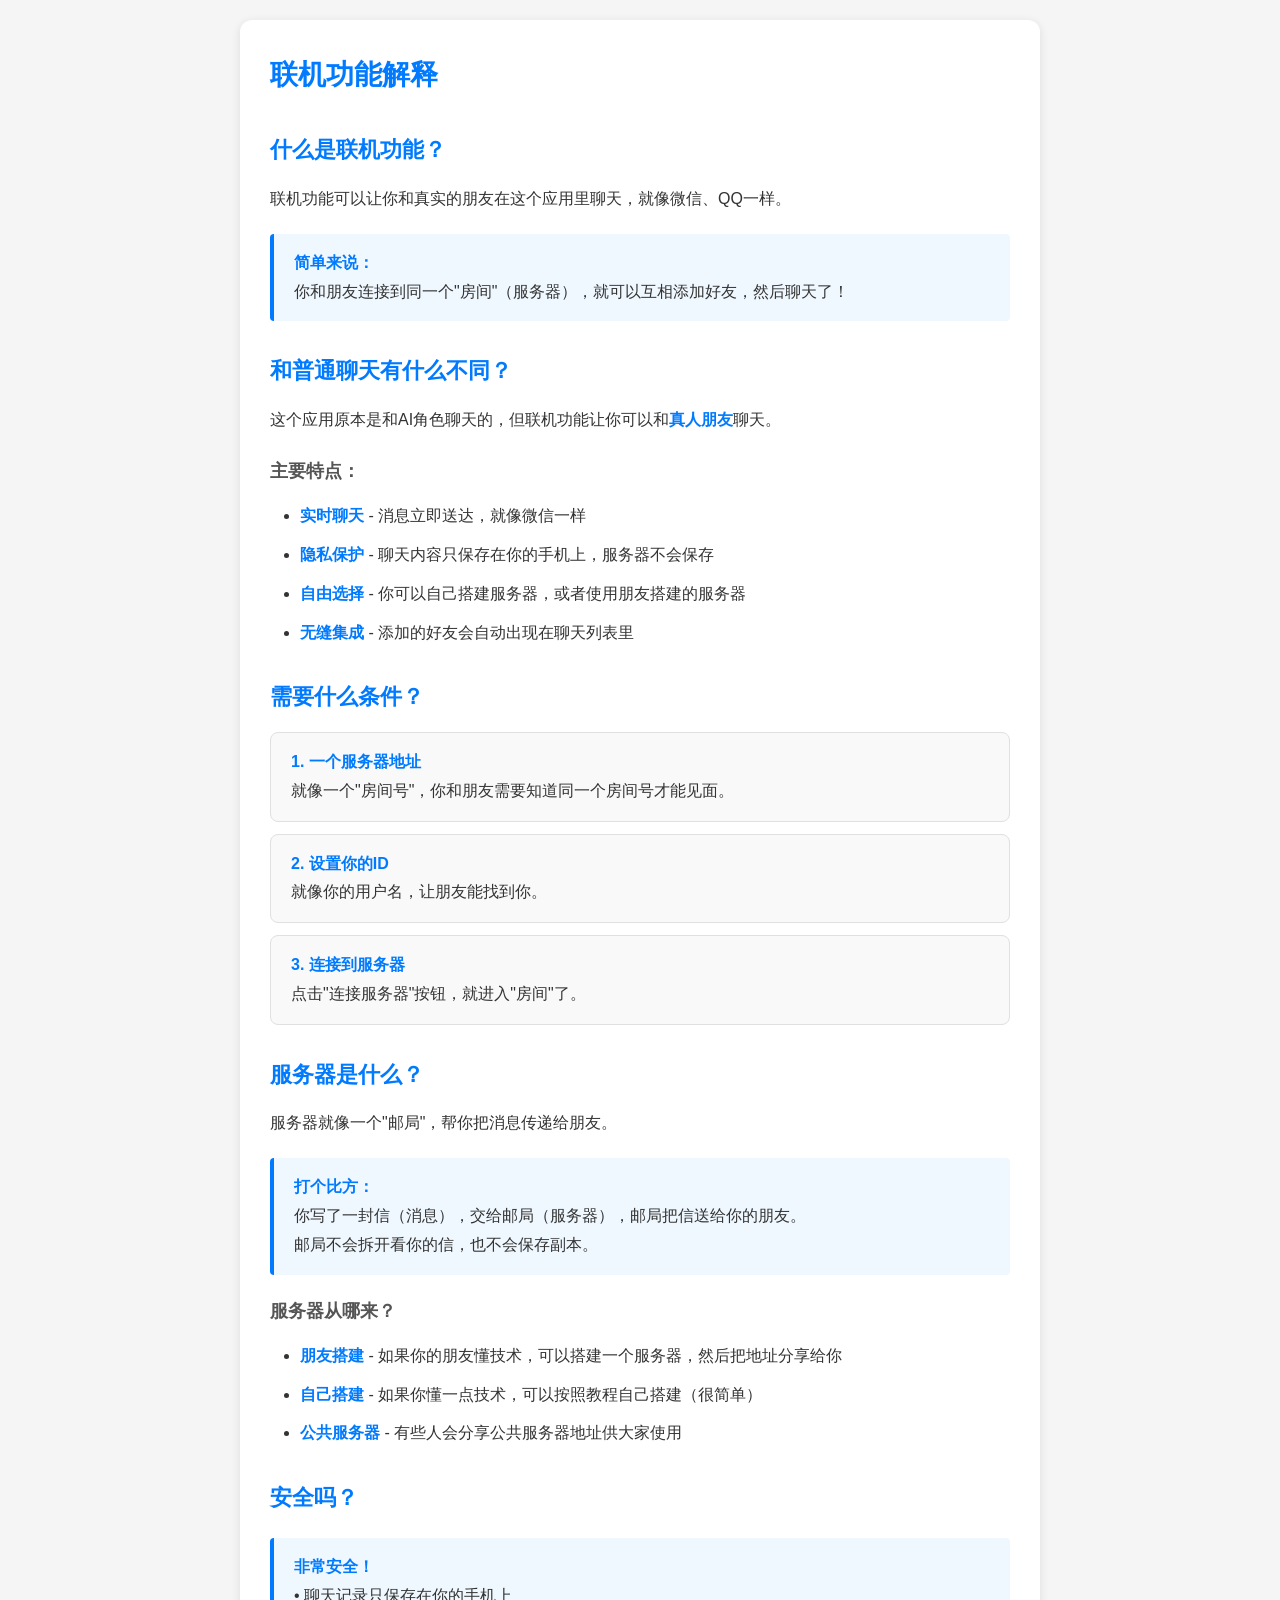
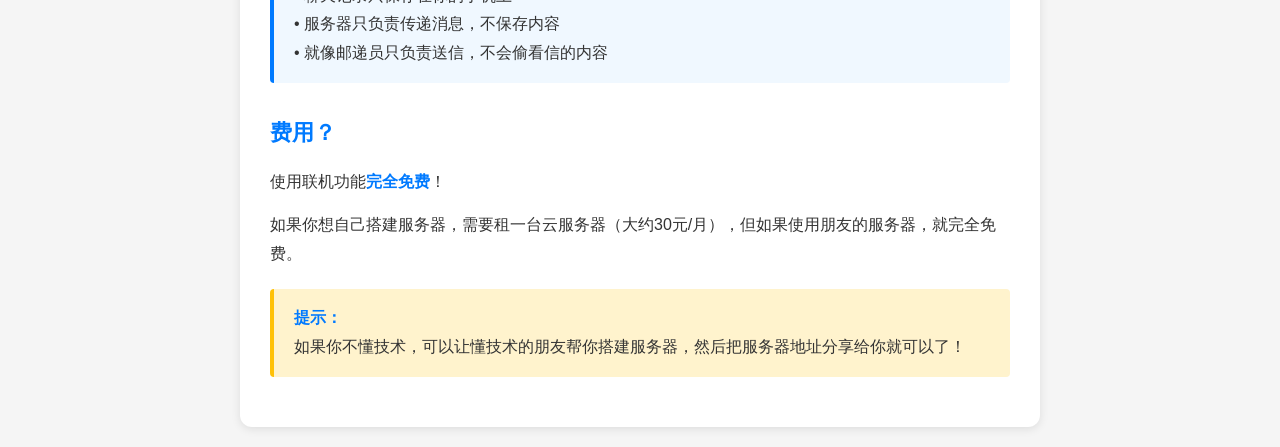
<file: online-help-explain.html>
<!DOCTYPE html>
<html lang="zh-CN">
<head>
    <meta charset="UTF-8">
    <meta name="viewport" content="width=device-width, initial-scale=1.0">
    <title>联机功能解释</title>
    <style>
        * {
            margin: 0;
            padding: 0;
            box-sizing: border-box;
        }
        
        body {
            font-family: -apple-system, BlinkMacSystemFont, "Segoe UI", Roboto, "Helvetica Neue", Arial, sans-serif;
            line-height: 1.8;
            color: #333;
            background: #f5f5f5;
            padding: 20px;
        }
        
        .container {
            max-width: 800px;
            margin: 0 auto;
            background: white;
            padding: 30px;
            border-radius: 12px;
            box-shadow: 0 2px 10px rgba(0,0,0,0.1);
        }
        
        h1 {
            color: #007aff;
            margin-bottom: 20px;
            font-size: 28px;
        }
        
        h2 {
            color: #007aff;
            margin-top: 30px;
            margin-bottom: 15px;
            font-size: 22px;
        }
        
        h3 {
            color: #555;
            margin-top: 20px;
            margin-bottom: 10px;
            font-size: 18px;
        }
        
        p {
            margin: 15px 0;
            font-size: 16px;
        }
        
        ul {
            margin: 15px 0;
            padding-left: 30px;
        }
        
        li {
            margin: 10px 0;
            font-size: 16px;
        }
        
        .note {
            background: #f0f8ff;
            border-left: 4px solid #007aff;
            padding: 15px 20px;
            margin: 20px 0;
            border-radius: 4px;
        }
        
        .warning {
            background: #fff3cd;
            border-left: 4px solid #ffc107;
            padding: 15px 20px;
            margin: 20px 0;
            border-radius: 4px;
        }
        
        .step {
            background: #f9f9f9;
            padding: 15px 20px;
            margin: 12px 0;
            border-radius: 8px;
            border: 1px solid #e0e0e0;
        }
        
        .example {
            background: #f5f5f5;
            padding: 12px;
            border-radius: 4px;
            font-family: monospace;
            font-size: 14px;
            margin: 12px 0;
            border: 1px solid #ddd;
        }
        
        strong {
            color: #007aff;
        }

        /* 移动端适配 */
        @media (max-width: 480px) {
            body { padding: 8px; }
            .container { padding: 14px; border-radius: 10px; }
            h1 { font-size: 20px; margin-bottom: 14px; }
            h2 { font-size: 17px; margin-top: 20px; margin-bottom: 10px; }
            h3 { font-size: 15px; margin-top: 14px; }
            p, li { font-size: 13px; line-height: 1.7; }
            pre, code { font-size: 12px; word-break: break-all; }
            pre { padding: 10px; overflow-x: auto; -webkit-overflow-scrolling: touch; }
            table { font-size: 12px; display: block; overflow-x: auto; -webkit-overflow-scrolling: touch; }
            .code-block, .example { padding: 10px; font-size: 12px; white-space: pre-wrap; word-break: break-all; }
            .step { padding: 12px; margin-bottom: 14px; }
            .warning, .tips, .note, .success, .info-box { padding: 10px; font-size: 13px; }
            img { max-width: 100%; height: auto; }
        }
        @media (min-width: 481px) and (max-width: 768px) {
            body { padding: 12px; }
            .container { padding: 20px; }
            h1 { font-size: 24px; }
            h2 { font-size: 19px; }
            pre, code { font-size: 13px; }
        }
    </style>
</head>
<body>
    <div class="container">
        <h1>联机功能解释</h1>
        
        <h2>什么是联机功能？</h2>
        <p>联机功能可以让你和真实的朋友在这个应用里聊天，就像微信、QQ一样。</p>
        
        <div class="note">
            <strong>简单来说：</strong><br>
            你和朋友连接到同一个"房间"（服务器），就可以互相添加好友，然后聊天了！
        </div>
        
        <h2>和普通聊天有什么不同？</h2>
        <p>这个应用原本是和AI角色聊天的，但联机功能让你可以和<strong>真人朋友</strong>聊天。</p>
        
        <h3>主要特点：</h3>
        <ul>
            <li><strong>实时聊天</strong> - 消息立即送达，就像微信一样</li>
            <li><strong>隐私保护</strong> - 聊天内容只保存在你的手机上，服务器不会保存</li>
            <li><strong>自由选择</strong> - 你可以自己搭建服务器，或者使用朋友搭建的服务器</li>
            <li><strong>无缝集成</strong> - 添加的好友会自动出现在聊天列表里</li>
        </ul>
        
        <h2>需要什么条件？</h2>
        
        <div class="step">
            <strong>1. 一个服务器地址</strong><br>
            就像一个"房间号"，你和朋友需要知道同一个房间号才能见面。
        </div>
        
        <div class="step">
            <strong>2. 设置你的ID</strong><br>
            就像你的用户名，让朋友能找到你。
        </div>
        
        <div class="step">
            <strong>3. 连接到服务器</strong><br>
            点击"连接服务器"按钮，就进入"房间"了。
        </div>
        
        <h2>服务器是什么？</h2>
        <p>服务器就像一个"邮局"，帮你把消息传递给朋友。</p>
        
        <div class="note">
            <strong>打个比方：</strong><br>
            你写了一封信（消息），交给邮局（服务器），邮局把信送给你的朋友。<br>
            邮局不会拆开看你的信，也不会保存副本。
        </div>
        
        <h3>服务器从哪来？</h3>
        <ul>
            <li><strong>朋友搭建</strong> - 如果你的朋友懂技术，可以搭建一个服务器，然后把地址分享给你</li>
            <li><strong>自己搭建</strong> - 如果你懂一点技术，可以按照教程自己搭建（很简单）</li>
            <li><strong>公共服务器</strong> - 有些人会分享公共服务器地址供大家使用</li>
        </ul>
        
        <h2>安全吗？</h2>
        <div class="note">
            <strong>非常安全！</strong><br>
            • 聊天记录只保存在你的手机上<br>
            • 服务器只负责传递消息，不保存内容<br>
            • 就像邮递员只负责送信，不会偷看信的内容
        </div>
        
        <h2>费用？</h2>
        <p>使用联机功能<strong>完全免费</strong>！</p>
        <p>如果你想自己搭建服务器，需要租一台云服务器（大约30元/月），但如果使用朋友的服务器，就完全免费。</p>
        
        <div class="warning">
            <strong>提示：</strong><br>
            如果你不懂技术，可以让懂技术的朋友帮你搭建服务器，然后把服务器地址分享给你就可以了！
        </div>
    </div>
</body>
</html>
</file>
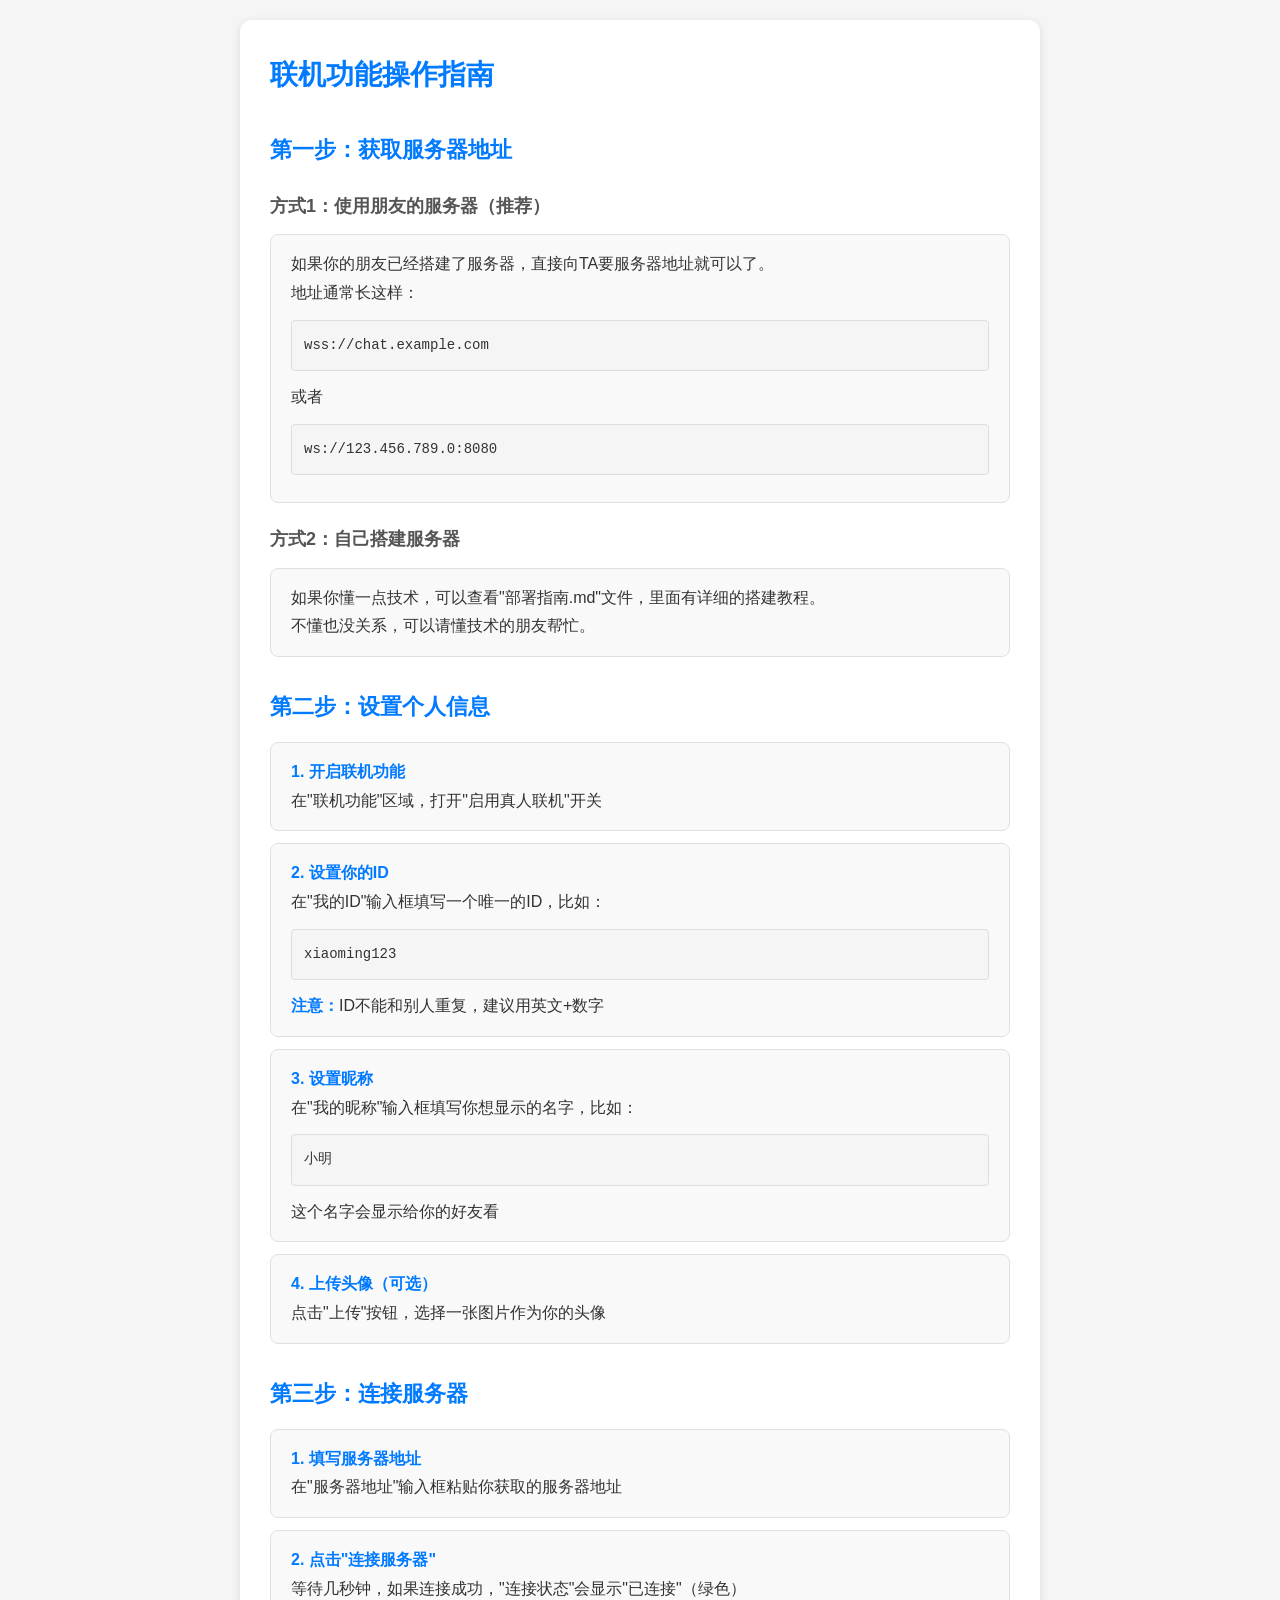
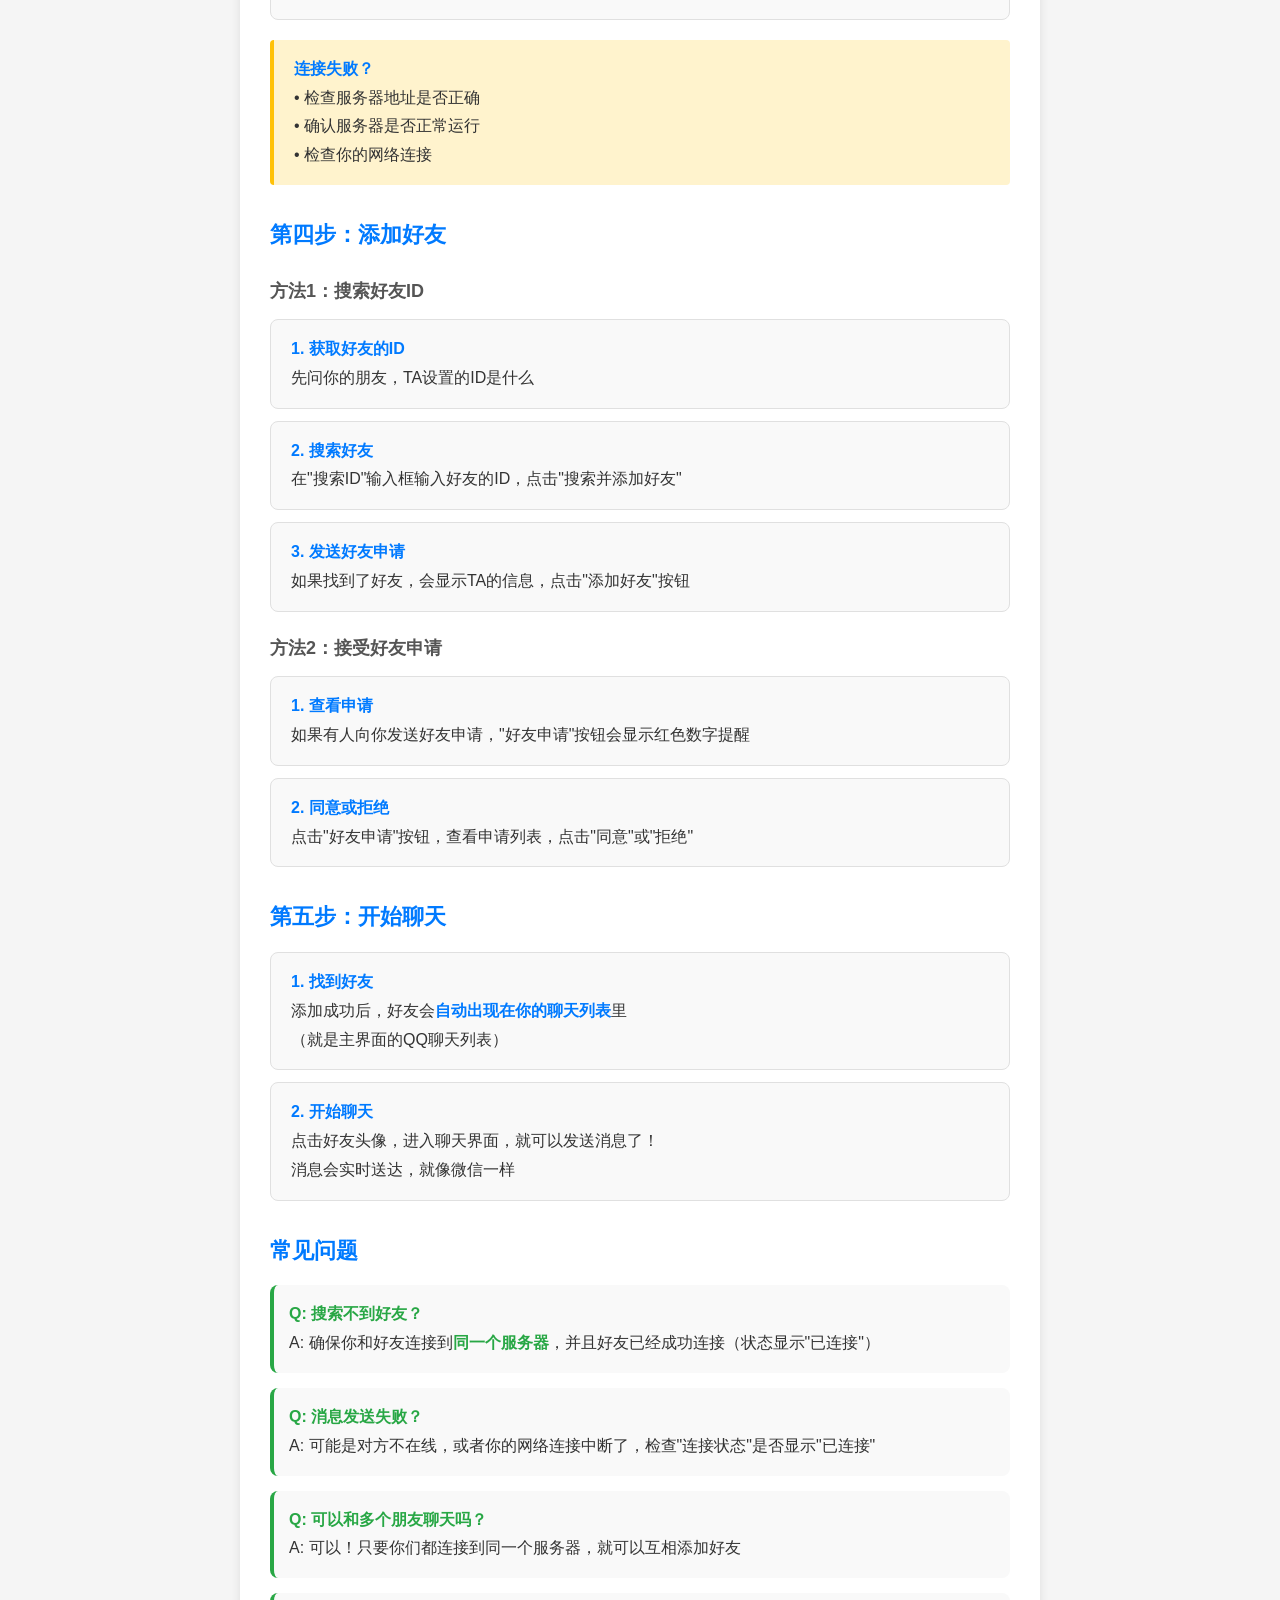
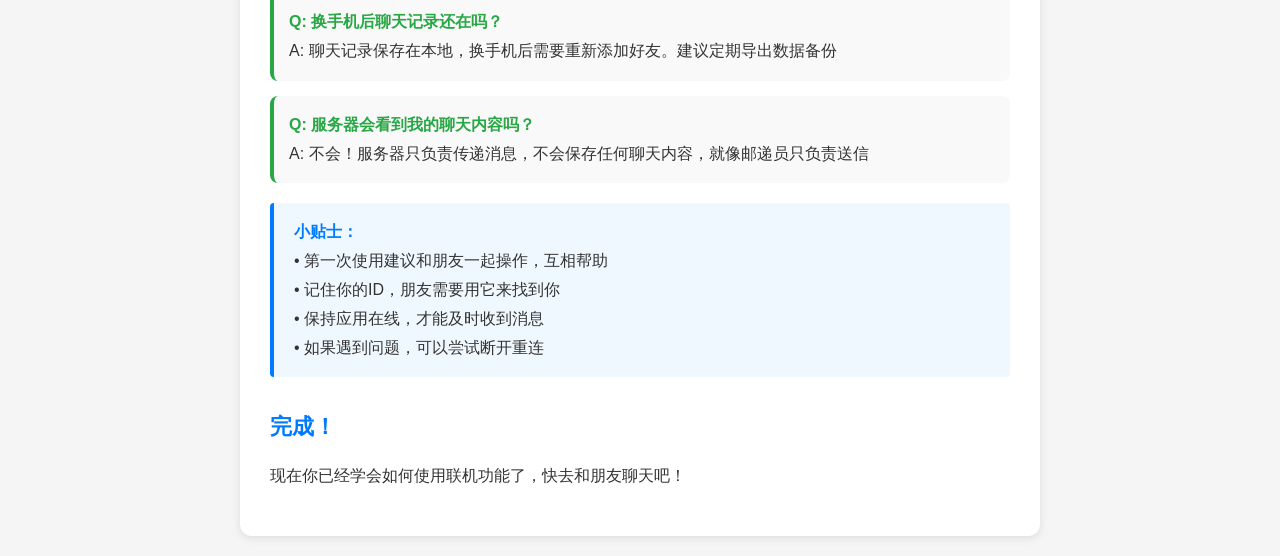
<file: online-help-guide.html>
<!DOCTYPE html>
<html lang="zh-CN">
<head>
    <meta charset="UTF-8">
    <meta name="viewport" content="width=device-width, initial-scale=1.0">
    <title>联机功能操作指南</title>
    <style>
        * {
            margin: 0;
            padding: 0;
            box-sizing: border-box;
        }
        
        body {
            font-family: -apple-system, BlinkMacSystemFont, "Segoe UI", Roboto, "Helvetica Neue", Arial, sans-serif;
            line-height: 1.8;
            color: #333;
            background: #f5f5f5;
            padding: 20px;
        }
        
        .container {
            max-width: 800px;
            margin: 0 auto;
            background: white;
            padding: 30px;
            border-radius: 12px;
            box-shadow: 0 2px 10px rgba(0,0,0,0.1);
        }
        
        h1 {
            color: #007aff;
            margin-bottom: 20px;
            font-size: 28px;
        }
        
        h2 {
            color: #007aff;
            margin-top: 30px;
            margin-bottom: 15px;
            font-size: 22px;
        }
        
        h3 {
            color: #555;
            margin-top: 20px;
            margin-bottom: 10px;
            font-size: 18px;
        }
        
        p {
            margin: 15px 0;
            font-size: 16px;
        }
        
        ul {
            margin: 15px 0;
            padding-left: 30px;
        }
        
        li {
            margin: 10px 0;
            font-size: 16px;
        }
        
        .note {
            background: #f0f8ff;
            border-left: 4px solid #007aff;
            padding: 15px 20px;
            margin: 20px 0;
            border-radius: 4px;
        }
        
        .warning {
            background: #fff3cd;
            border-left: 4px solid #ffc107;
            padding: 15px 20px;
            margin: 20px 0;
            border-radius: 4px;
        }
        
        .step {
            background: #f9f9f9;
            padding: 15px 20px;
            margin: 12px 0;
            border-radius: 8px;
            border: 1px solid #e0e0e0;
        }
        
        .example {
            background: #f5f5f5;
            padding: 12px;
            border-radius: 4px;
            font-family: monospace;
            font-size: 14px;
            margin: 12px 0;
            border: 1px solid #ddd;
        }
        
        strong {
            color: #007aff;
        }
        
        .qa {
            background: #f9f9f9;
            padding: 15px;
            margin: 15px 0;
            border-radius: 8px;
            border-left: 4px solid #28a745;
        }
        
        .qa strong {
            color: #28a745;
        }

        /* 移动端适配 */
        @media (max-width: 480px) {
            body { padding: 8px; }
            .container { padding: 14px; border-radius: 10px; }
            h1 { font-size: 20px; margin-bottom: 14px; }
            h2 { font-size: 17px; margin-top: 20px; margin-bottom: 10px; }
            h3 { font-size: 15px; margin-top: 14px; }
            p, li { font-size: 13px; line-height: 1.7; }
            pre, code { font-size: 12px; word-break: break-all; }
            pre { padding: 10px; overflow-x: auto; -webkit-overflow-scrolling: touch; }
            table { font-size: 12px; display: block; overflow-x: auto; -webkit-overflow-scrolling: touch; }
            .code-block, .example { padding: 10px; font-size: 12px; white-space: pre-wrap; word-break: break-all; }
            .step { padding: 12px; margin-bottom: 14px; }
            .warning, .tips, .note, .success, .info-box { padding: 10px; font-size: 13px; }
            .qa { padding: 12px; margin: 10px 0; }
            img { max-width: 100%; height: auto; }
        }
        @media (min-width: 481px) and (max-width: 768px) {
            body { padding: 12px; }
            .container { padding: 20px; }
            h1 { font-size: 24px; }
            h2 { font-size: 19px; }
            pre, code { font-size: 13px; }
        }
    </style>
</head>
<body>
    <div class="container">
        <h1>联机功能操作指南</h1>
        
        <h2>第一步：获取服务器地址</h2>
        
        <h3>方式1：使用朋友的服务器（推荐）</h3>
        <div class="step">
            如果你的朋友已经搭建了服务器，直接向TA要服务器地址就可以了。<br>
            地址通常长这样：<br>
            <div class="example">wss://chat.example.com</div>
            或者<br>
            <div class="example">ws://123.456.789.0:8080</div>
        </div>
        
        <h3>方式2：自己搭建服务器</h3>
        <div class="step">
            如果你懂一点技术，可以查看"部署指南.md"文件，里面有详细的搭建教程。<br>
            不懂也没关系，可以请懂技术的朋友帮忙。
        </div>
        
        <h2>第二步：设置个人信息</h2>
        
        <div class="step">
            <strong>1. 开启联机功能</strong><br>
            在"联机功能"区域，打开"启用真人联机"开关
        </div>
        
        <div class="step">
            <strong>2. 设置你的ID</strong><br>
            在"我的ID"输入框填写一个唯一的ID，比如：<br>
            <div class="example">xiaoming123</div>
            <strong>注意：</strong>ID不能和别人重复，建议用英文+数字
        </div>
        
        <div class="step">
            <strong>3. 设置昵称</strong><br>
            在"我的昵称"输入框填写你想显示的名字，比如：<br>
            <div class="example">小明</div>
            这个名字会显示给你的好友看
        </div>
        
        <div class="step">
            <strong>4. 上传头像（可选）</strong><br>
            点击"上传"按钮，选择一张图片作为你的头像
        </div>
        
        <h2>第三步：连接服务器</h2>
        
        <div class="step">
            <strong>1. 填写服务器地址</strong><br>
            在"服务器地址"输入框粘贴你获取的服务器地址
        </div>
        
        <div class="step">
            <strong>2. 点击"连接服务器"</strong><br>
            等待几秒钟，如果连接成功，"连接状态"会显示"已连接"（绿色）
        </div>
        
        <div class="warning">
            <strong>连接失败？</strong><br>
            • 检查服务器地址是否正确<br>
            • 确认服务器是否正常运行<br>
            • 检查你的网络连接
        </div>
        
        <h2>第四步：添加好友</h2>
        
        <h3>方法1：搜索好友ID</h3>
        <div class="step">
            <strong>1. 获取好友的ID</strong><br>
            先问你的朋友，TA设置的ID是什么
        </div>
        
        <div class="step">
            <strong>2. 搜索好友</strong><br>
            在"搜索ID"输入框输入好友的ID，点击"搜索并添加好友"
        </div>
        
        <div class="step">
            <strong>3. 发送好友申请</strong><br>
            如果找到了好友，会显示TA的信息，点击"添加好友"按钮
        </div>
        
        <h3>方法2：接受好友申请</h3>
        <div class="step">
            <strong>1. 查看申请</strong><br>
            如果有人向你发送好友申请，"好友申请"按钮会显示红色数字提醒
        </div>
        
        <div class="step">
            <strong>2. 同意或拒绝</strong><br>
            点击"好友申请"按钮，查看申请列表，点击"同意"或"拒绝"
        </div>
        
        <h2>第五步：开始聊天</h2>
        
        <div class="step">
            <strong>1. 找到好友</strong><br>
            添加成功后，好友会<strong>自动出现在你的聊天列表</strong>里<br>
            （就是主界面的QQ聊天列表）
        </div>
        
        <div class="step">
            <strong>2. 开始聊天</strong><br>
            点击好友头像，进入聊天界面，就可以发送消息了！<br>
            消息会实时送达，就像微信一样
        </div>
        
        <h2>常见问题</h2>
        
        <div class="qa">
            <strong>Q: 搜索不到好友？</strong><br>
            A: 确保你和好友连接到<strong>同一个服务器</strong>，并且好友已经成功连接（状态显示"已连接"）
        </div>
        
        <div class="qa">
            <strong>Q: 消息发送失败？</strong><br>
            A: 可能是对方不在线，或者你的网络连接中断了，检查"连接状态"是否显示"已连接"
        </div>
        
        <div class="qa">
            <strong>Q: 可以和多个朋友聊天吗？</strong><br>
            A: 可以！只要你们都连接到同一个服务器，就可以互相添加好友
        </div>
        
        <div class="qa">
            <strong>Q: 换手机后聊天记录还在吗？</strong><br>
            A: 聊天记录保存在本地，换手机后需要重新添加好友。建议定期导出数据备份
        </div>
        
        <div class="qa">
            <strong>Q: 服务器会看到我的聊天内容吗？</strong><br>
            A: 不会！服务器只负责传递消息，不会保存任何聊天内容，就像邮递员只负责送信
        </div>
        
        <div class="note">
            <strong>小贴士：</strong><br>
            • 第一次使用建议和朋友一起操作，互相帮助<br>
            • 记住你的ID，朋友需要用它来找到你<br>
            • 保持应用在线，才能及时收到消息<br>
            • 如果遇到问题，可以尝试断开重连
        </div>
        
        <h2>完成！</h2>
        <p>现在你已经学会如何使用联机功能了，快去和朋友聊天吧！</p>
    </div>
</body>
</html>
</file>
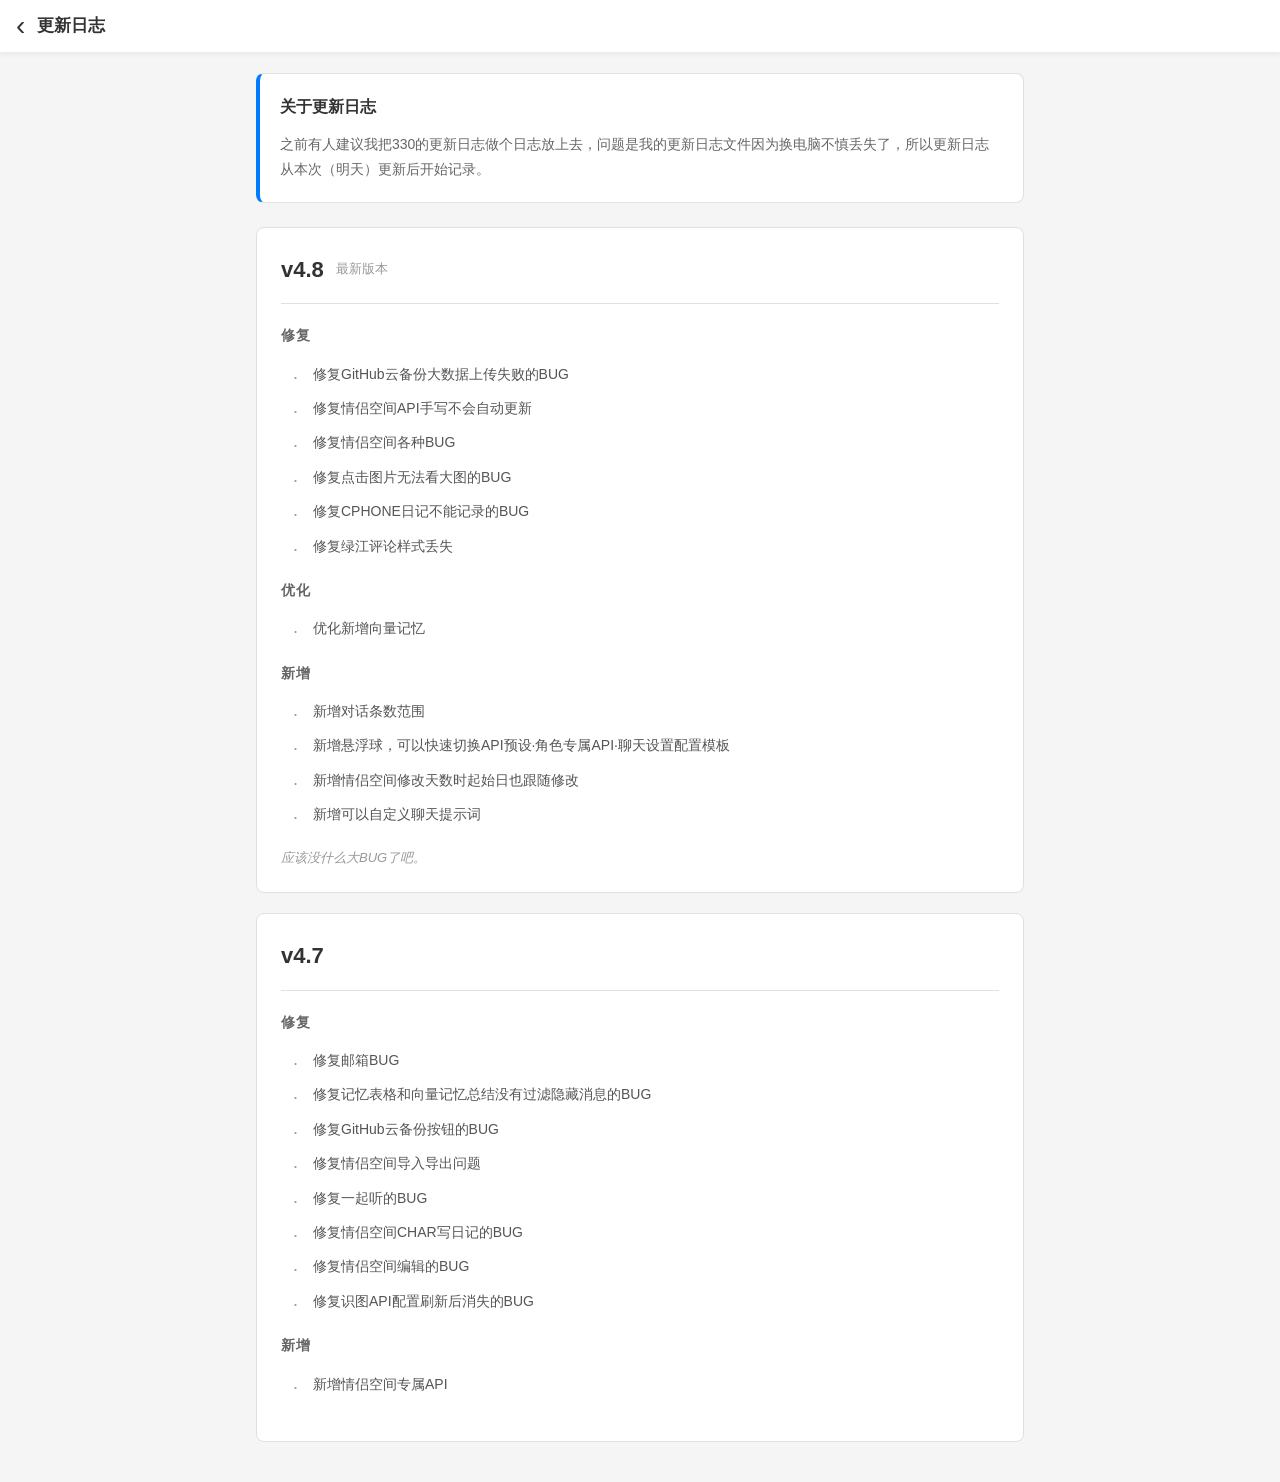
<file: update-log.html>
<!DOCTYPE html>
<html lang="zh-CN">
<head>
  <meta charset="UTF-8">
  <meta name="viewport" content="width=device-width, initial-scale=1.0">
  <title>更新日志</title>
  <style>
    * {
      margin: 0;
      padding: 0;
      box-sizing: border-box;
    }

    body {
      font-family: -apple-system, BlinkMacSystemFont, "Segoe UI", Roboto, "Helvetica Neue", Arial, sans-serif;
      background: var(--primary-bg, #f5f5f5);
      color: var(--text-color, #333);
      line-height: 1.6;
    }

    .header {
      position: sticky;
      top: 0;
      background: var(--primary-bg, #fff);
      border-bottom: 1px solid var(--border-color, #eee);
      padding: 12px 16px;
      display: flex;
      align-items: center;
      z-index: 100;
      box-shadow: 0 2px 4px rgba(0,0,0,0.05);
    }

    .back-btn {
      font-size: 28px;
      cursor: pointer;
      color: var(--text-color, #333);
      margin-right: 12px;
      line-height: 1;
    }

    .header-title {
      font-size: 17px;
      font-weight: 600;
      color: var(--text-color, #333);
    }

    .container {
      max-width: 800px;
      margin: 0 auto;
      padding: 20px 16px;
    }

    .notice {
      background: var(--primary-bg, #fff);
      border: 1px solid var(--border-color, #e0e0e0);
      padding: 20px;
      border-radius: 8px;
      margin-bottom: 24px;
      border-left: 4px solid var(--accent-color, #007AFF);
    }

    .notice h2 {
      font-size: 16px;
      margin-bottom: 12px;
      font-weight: 600;
      color: var(--text-color, #333);
    }

    .notice p {
      font-size: 14px;
      line-height: 1.8;
      color: var(--text-secondary, #666);
    }

    .version-card {
      background: var(--primary-bg, #fff);
      border: 1px solid var(--border-color, #e0e0e0);
      border-radius: 8px;
      padding: 24px;
      margin-bottom: 20px;
      transition: border-color 0.2s;
    }

    .version-card:hover {
      border-color: var(--accent-color, #007AFF);
    }

    .version-header {
      display: flex;
      align-items: center;
      margin-bottom: 20px;
      padding-bottom: 16px;
      border-bottom: 1px solid var(--border-color, #e0e0e0);
    }

    .version-number {
      font-size: 22px;
      font-weight: 600;
      color: var(--text-color, #333);
      margin-right: 12px;
    }

    .version-date {
      font-size: 13px;
      color: var(--text-secondary, #999);
    }

    .section {
      margin-bottom: 16px;
    }

    .section-title {
      font-size: 14px;
      font-weight: 600;
      color: var(--text-secondary, #666);
      margin-bottom: 10px;
      text-transform: uppercase;
      letter-spacing: 0.5px;
    }

    .item-list {
      list-style: none;
      padding-left: 12px;
    }

    .item-list li {
      padding: 6px 0;
      padding-left: 20px;
      position: relative;
      font-size: 14px;
      color: var(--text-color, #555);
    }

    .item-list li::before {
      content: '·';
      position: absolute;
      left: 0;
      color: var(--text-secondary, #999);
      font-size: 18px;
    }

    @media (max-width: 600px) {
      .container {
        padding: 16px 12px;
      }

      .version-card {
        padding: 16px;
      }

      .version-number {
        font-size: 20px;
      }
    }
  </style>
</head>
<body>
  <div class="header">
    <span class="back-btn" onclick="history.back()">‹</span>
    <span class="header-title">更新日志</span>
  </div>

  <div class="container">
    <div class="notice">
      <h2>关于更新日志</h2>
      <p>之前有人建议我把330的更新日志做个日志放上去，问题是我的更新日志文件因为换电脑不慎丢失了，所以更新日志从本次（明天）更新后开始记录。</p>
    </div>

    <!-- 4.8 版本 -->
    <div class="version-card">
      <div class="version-header">
        <span class="version-number">v4.8</span>
        <span class="version-date">最新版本</span>
      </div>

      <div class="section">
        <div class="section-title fix">修复</div>
        <ul class="item-list">
          <li>修复GitHub云备份大数据上传失败的BUG</li>
          <li>修复情侣空间API手写不会自动更新</li>
          <li>修复情侣空间各种BUG</li>
          <li>修复点击图片无法看大图的BUG</li>
          <li>修复CPHONE日记不能记录的BUG</li>
          <li>修复绿江评论样式丢失</li>
        </ul>
      </div>

      <div class="section">
        <div class="section-title optimize">优化</div>
        <ul class="item-list">
          <li>优化新增向量记忆</li>
        </ul>
      </div>

      <div class="section">
        <div class="section-title new">新增</div>
        <ul class="item-list">
          <li>新增对话条数范围</li>
          <li>新增悬浮球，可以快速切换API预设·角色专属API·聊天设置配置模板</li>
          <li>新增情侣空间修改天数时起始日也跟随修改</li>
          <li>新增可以自定义聊天提示词</li>
        </ul>
      </div>

      <p style="margin-top: 16px; font-size: 13px; color: var(--text-secondary, #999); font-style: italic;">
        应该没什么大BUG了吧。
      </p>
    </div>

    <!-- 4.7 版本 -->
    <div class="version-card">
      <div class="version-header">
        <span class="version-number">v4.7</span>
      </div>

      <div class="section">
        <div class="section-title fix">修复</div>
        <ul class="item-list">
          <li>修复邮箱BUG</li>
          <li>修复记忆表格和向量记忆总结没有过滤隐藏消息的BUG</li>
          <li>修复GitHub云备份按钮的BUG</li>
          <li>修复情侣空间导入导出问题</li>
          <li>修复一起听的BUG</li>
          <li>修复情侣空间CHAR写日记的BUG</li>
          <li>修复情侣空间编辑的BUG</li>
          <li>修复识图API配置刷新后消失的BUG</li>
        </ul>
      </div>

      <div class="section">
        <div class="section-title new">新增</div>
        <ul class="item-list">
          <li>新增情侣空间专属API</li>
        </ul>
      </div>
    </div>
  </div>

  <script>
    // 支持主题切换
    if (window.opener && window.opener.state && window.opener.state.globalSettings) {
      const theme = window.opener.state.globalSettings.theme || 'light';
      if (theme === 'dark') {
        document.documentElement.style.setProperty('--primary-bg', '#1a1a1a');
        document.documentElement.style.setProperty('--text-color', '#e0e0e0');
        document.documentElement.style.setProperty('--text-secondary', '#999');
        document.documentElement.style.setProperty('--border-color', '#333');
        document.documentElement.style.setProperty('--accent-color', '#0a84ff');
      }
    }
  </script>
</body>
</html>
</file>
